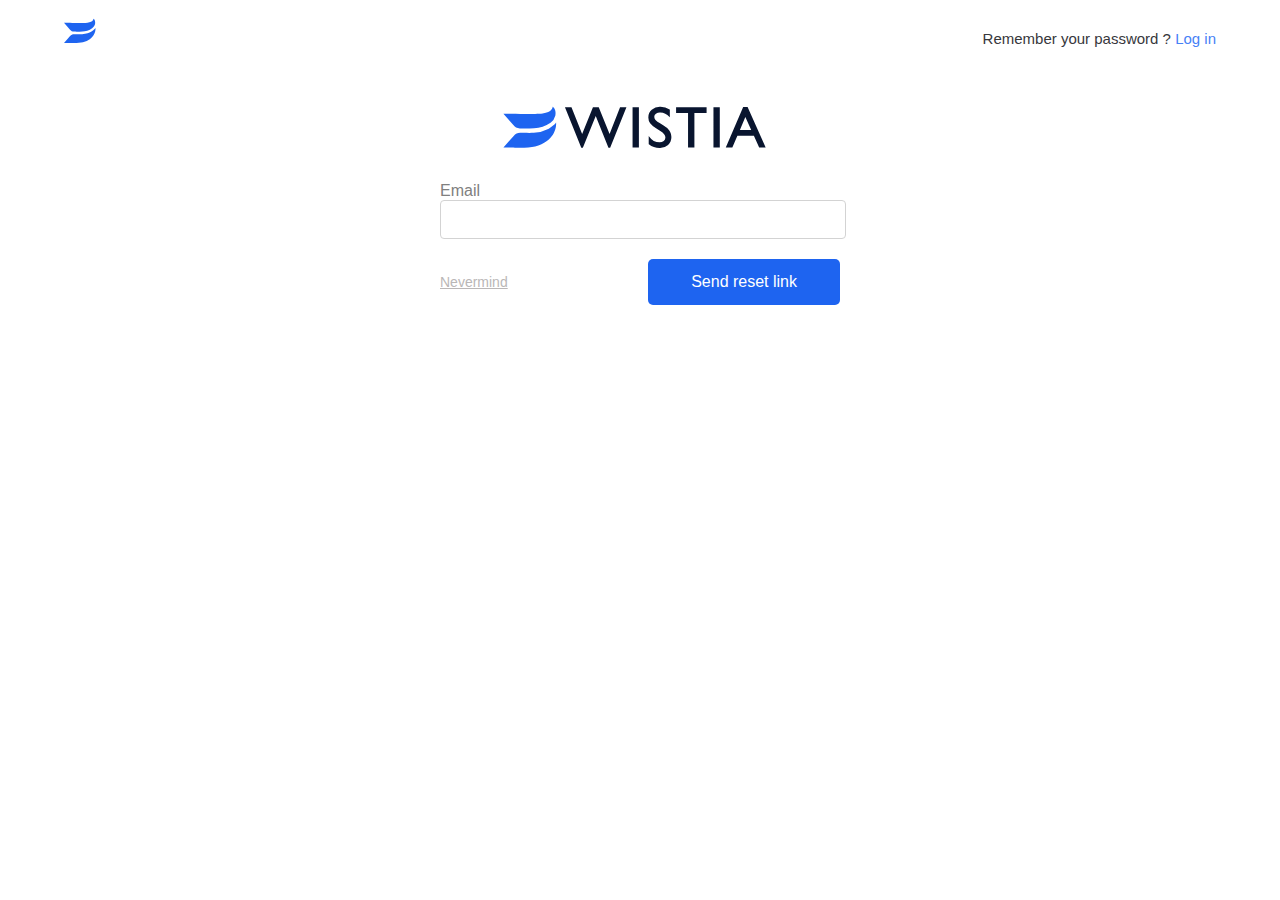
<file: password.html>
<!DOCTYPE html>
<html lang="en">
<head>
    <meta charset="UTF-8">
    <meta name="viewport" content="width=device-width, initial-scale=1.0">
    <title>Password-reset</title>
    <style>
        body{
            margin: 0;
            font-family:'Trebuchet MS', 'Lucida Sans Unicode', 'Lucida Grande', 'Lucida Sans', Arial, sans-serif;
        }
        .container
        {
           width: 90vw; 
           margin: 0 auto;
         
        }
        .navigation{
            display: flex;
           justify-content: space-between;
           margin-top: 15px;
        }
        .container svg{
            /* margin-right: -50px; */
            color: #1e64f0;
            width: 2rem;
            height: 2rem;
        }
        .form{
            margin: 10px auto;
            width: 400px;
        }
        .nevermind{
            display: flex;
            align-items: center;
            margin: 0 auto;
            justify-content: space-between;
            margin-top: 20px;
        }
       .nevermind a:hover {
            color: #4781f6;
        }
        .nevermind a{
            color: rgb(186, 183, 183);
            text-decoration: underline;
            font-size: 14px;
        }
        .reset-btn{
            padding: 14px 43px;
            font-size: 16px;
            background-color: #1e64f0;
            color: white;
            border: none;
            border-radius: 5px;
        }
        .reset-btn:hover{
            box-shadow:0 4px #174bd2;
            transform: translateY(-0.25em);
        }
        .input{
            width: 100%;
            height: 35px;
            border:1px solid lightgray;
            border-radius: 4px;
        }
        input[type=email]:focus{
            outline: none;
            border: 1px solid rgb(67, 125, 161);
        }
       
    </style>
</head>
<body>
    <div class="form-popup">
    <div class="container">
        <div class="navigation">
        <svg class="NavLogo" fill="currentColor" height="40px" viewBox="0 0 35 27"><path d=" M29.6295323,14.305275 C33.6127581,11.8044 34.4087258,10.2249 34.4087258, 10.2249 C34.4087258,10.2249 35.8855,21.752775 20.7463065,25.899525 C16.0879194,27.177525 5.58453226,26.5689 3.90453226,26.5689 C2.22566129, 26.5689 0.000338709677,26.558775 0.000338709677,26.558775 L6.42453226, 19.34415 C8.16662903,17.390025 9.05630645,16.98165 10.9982419,16.98165 C12.9311452,16.98165 17.4337258,17.174025 19.8769516,16.9389 C24.4088871,16.50015 27.9337258,15.369525 29.6295323,14.305275 Z "></path><path d=" M10.931629,14.1339375 C12.8701774,14.2644375 17.1413065,14.2171875 20.0395323,13.9978125 C23.2053387,13.7570625 27.7214677,12.7254375 30.7721129,10.3719375 C32.3358226,9.1648125 33.6974355,7.4874375 34.0022742,5.6413125 C34.7327581,1.2166875 32.2251774,0.0005625 32.2251774,0.0005625 C32.2251774,0.0005625 32.3313065,3.6005625 25.6846935,4.3655625 C19.7877581,5.0439375 0.000338709677,4.5343125 0.000338709677,4.5343125 L6.36017742,11.7995625 C8.08308065,13.7705625 8.99759677,13.9978125 10.931629,14.1339375 "></path></svg>
       <p style="color: #37373c; font-size: 15px; font-weight: normal;">Remember your password ?
    
        <a href="/login.html" style="text-decoration: none; color: #4781f6;">Log in</a></div>
    </p>
       <div class="form" style=" text-align: center;"  >
           <form action="">
               <img src="images/wristlia logo.svg" height="100px" width="300px" alt="">
               <div>
               <label for="" style="color: grey; margin-right: 380px;">Email</label></div>
               <input type="email"  class="input" required>
                <div class="nevermind">
               <a href="/login.html">Nevermind</a>
               <button type="reset" type="submit" class="reset-btn" >Send reset link</button></div></div>
            </div>
        </form></div>
</body>
</html>
</file>
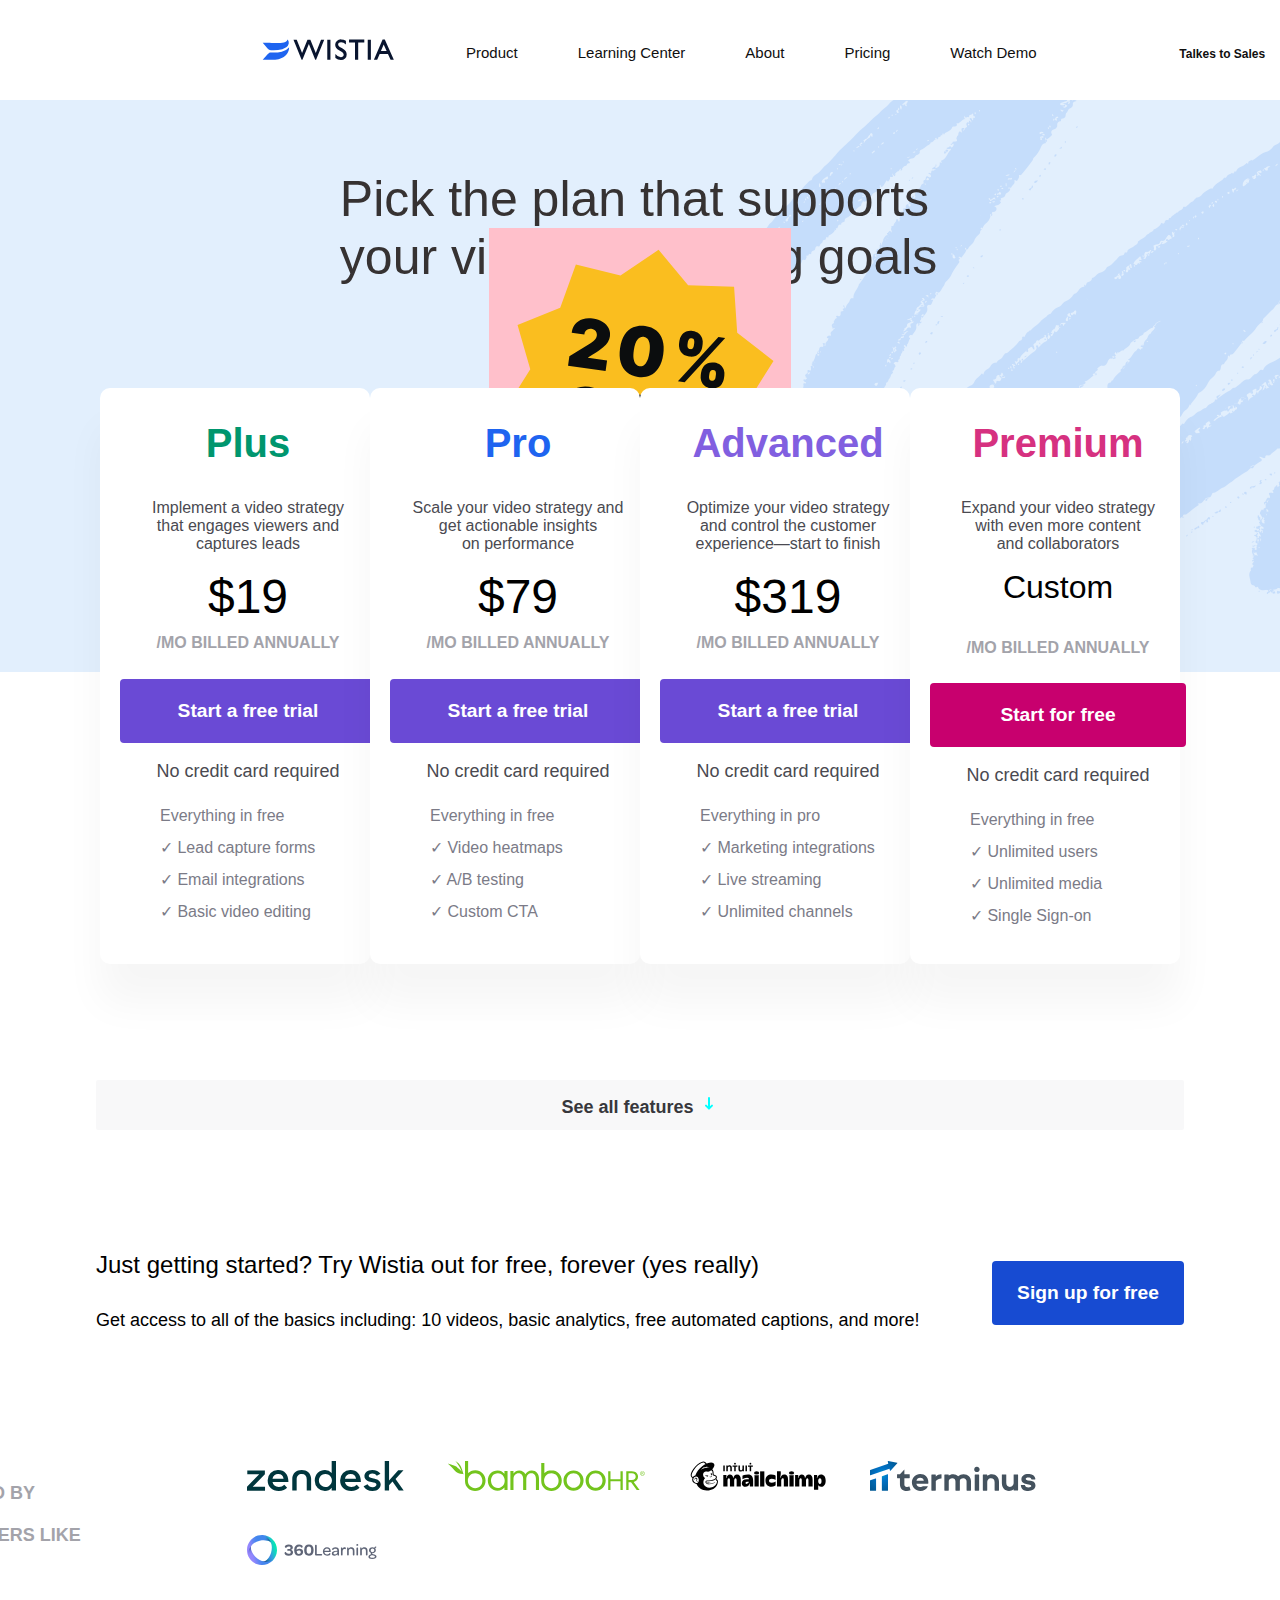
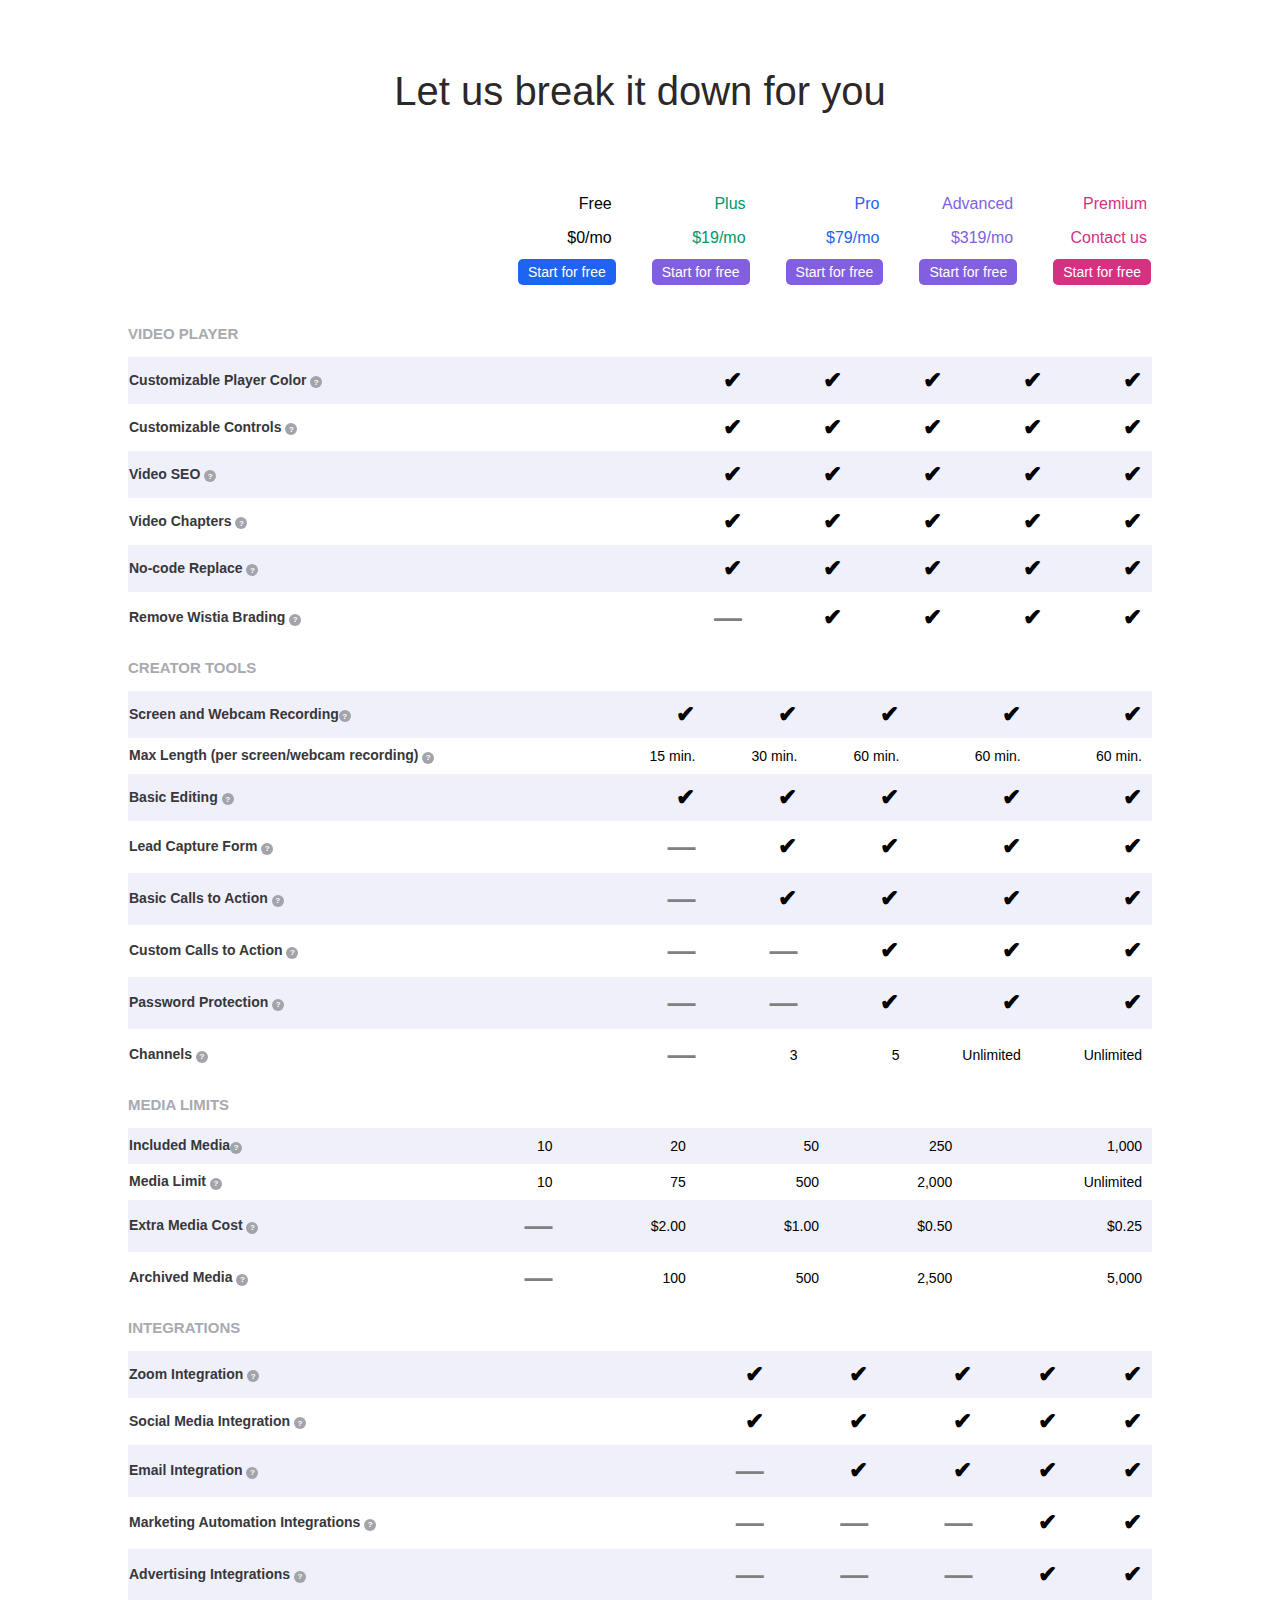
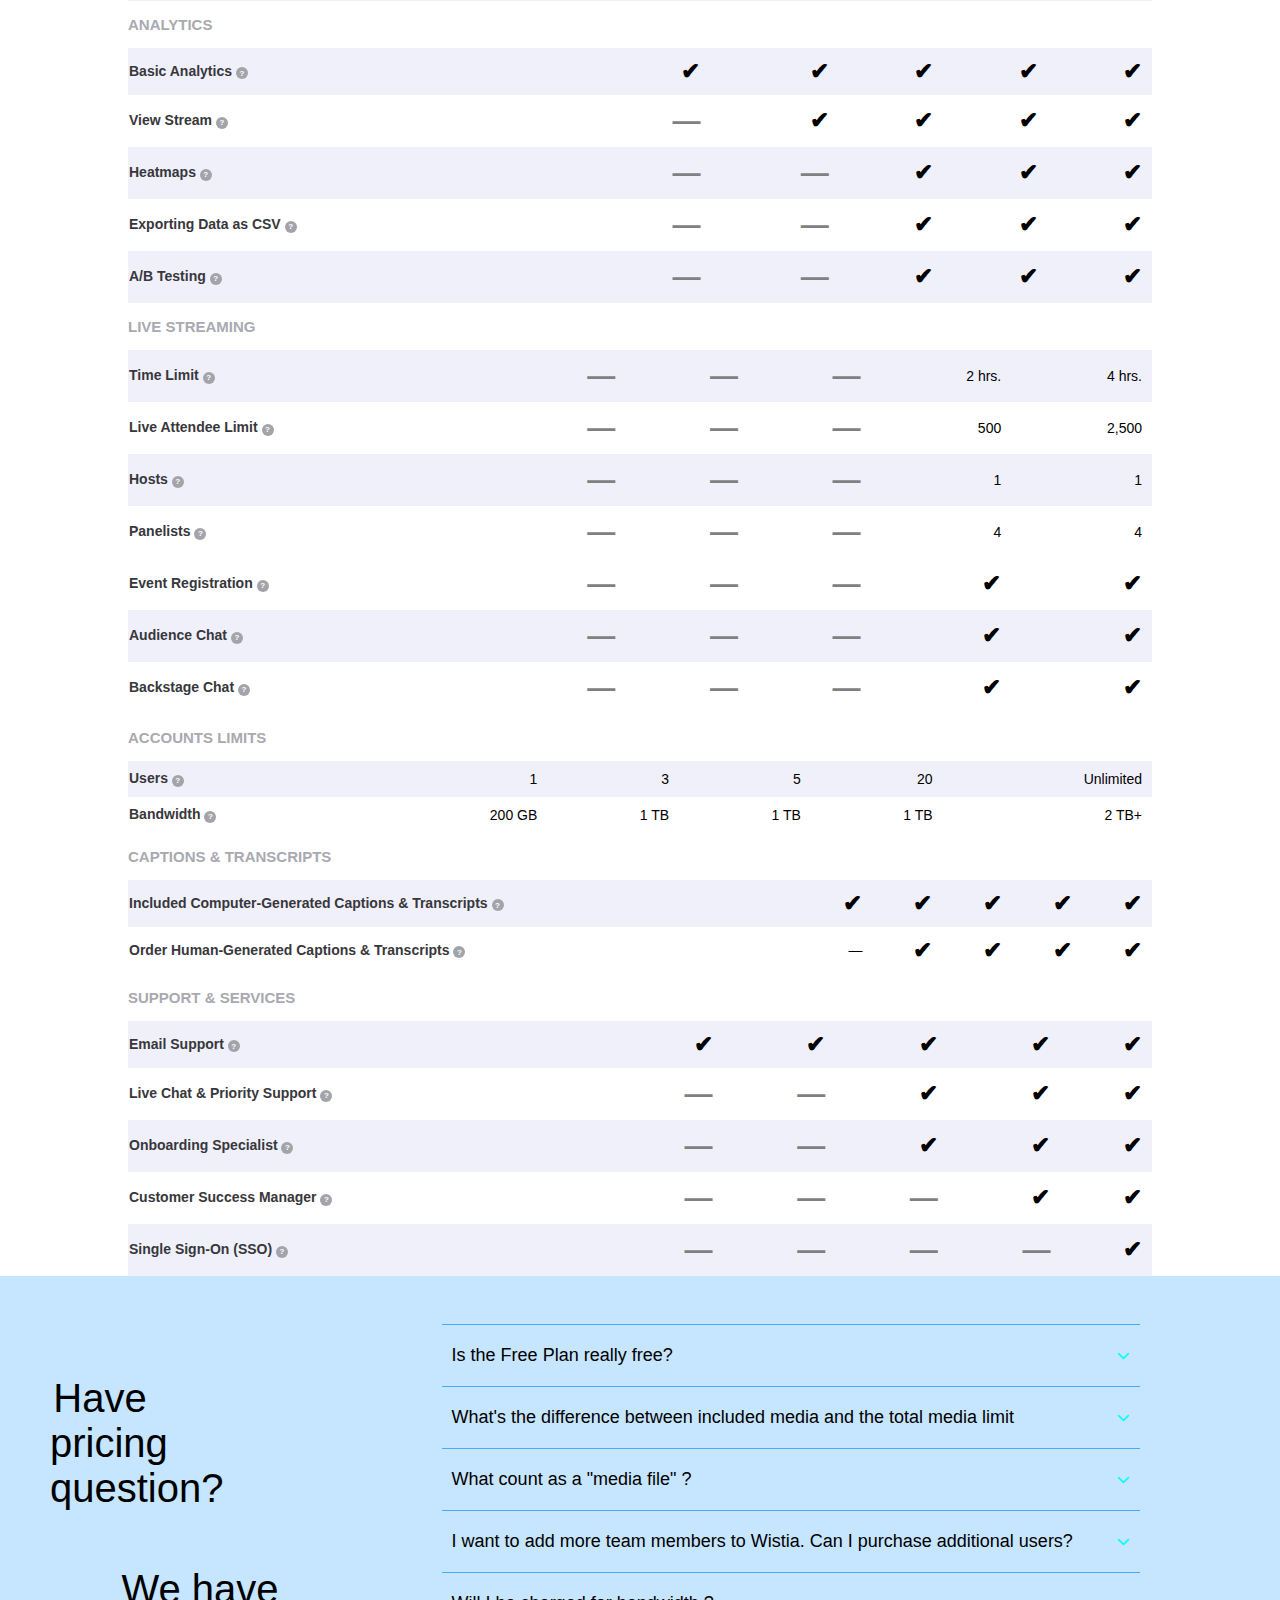
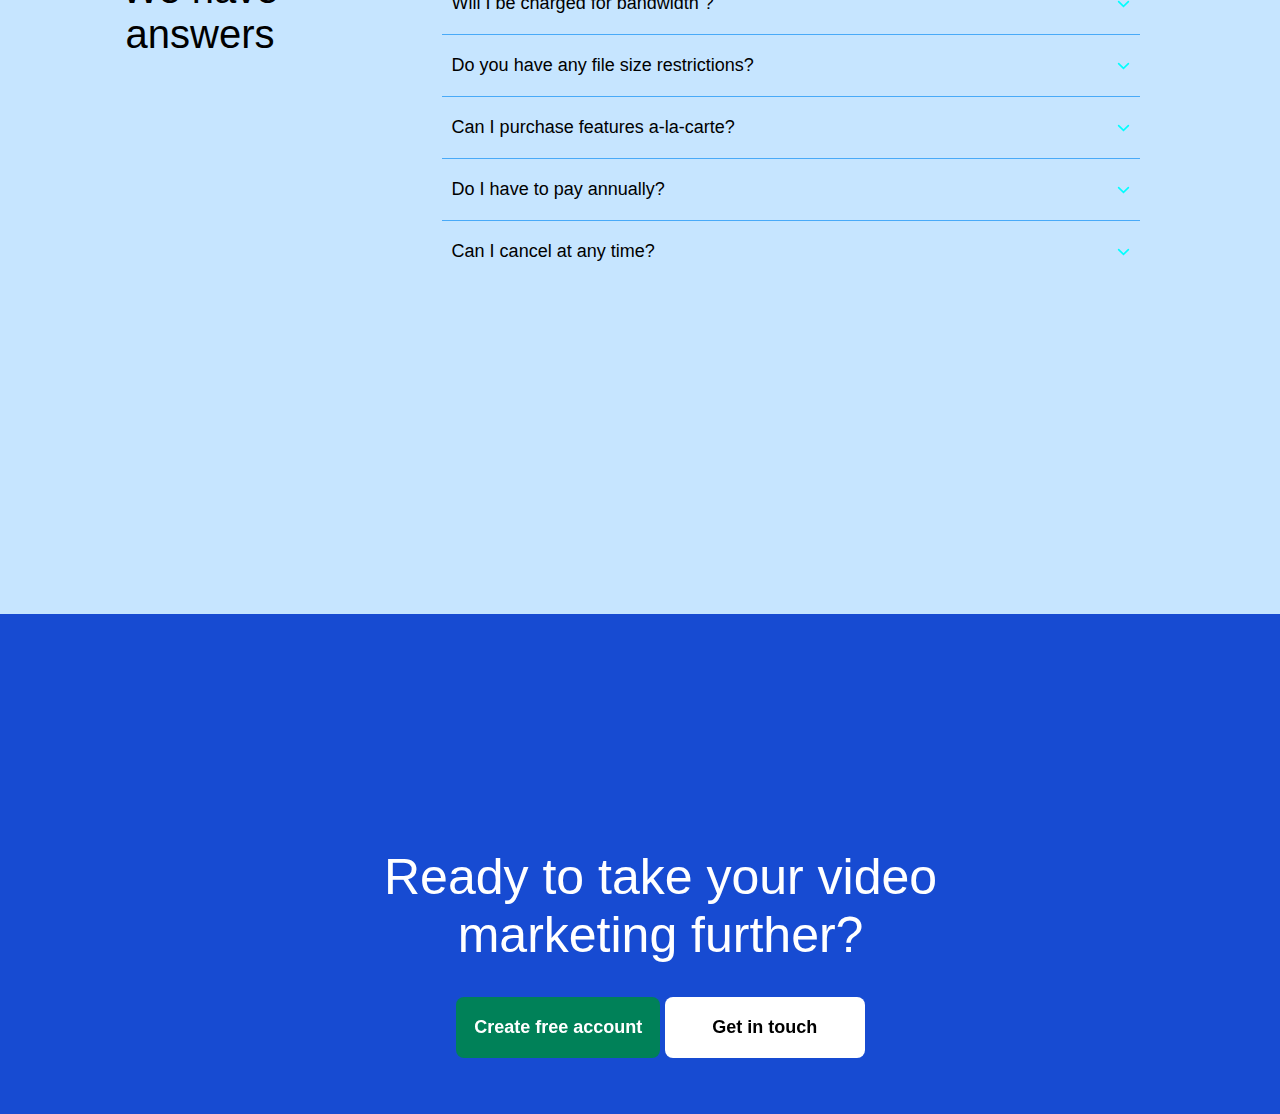
<file: plans.html>
<!DOCTYPE html>
<html lang="en">
<head>
    <meta charset="UTF-8">
    <meta name="viewport" content="width=device-width, initial-scale=1.0">
    <title>Wistia's pricing plans|Explore plans</title>
    <link rel="stylesheet" href="plan.css">
    <link rel="stylesheet" href="script.js">
</head>
<style>
 .grey-dash{
  color: grey;
  font-size: 28px;
 }
 .min{
  font-size: 14px;
  font-weight: normal;
 }
 .lo-gin:hover{

   box-shadow:0 4px #e8eaef;
   transform: translateY(-0.25em);
  }
  .btn-hover:hover{
    box-shadow:0 4px #174bd2;
   transform: translateY(-0.25em);
  }
  .trail-btn:hover{
    box-shadow:0 4px rgb(106, 74, 213);
   transform: translateY(-0.25em);
  }
.pink-btn:hover{
  box-shadow:0 4px rgb(214, 49, 128);
   transform: translateY(-0.25em);
}
#hover-effect:hover{
  box-shadow:0 4px rgb(106, 74, 213);
   transform: translateY(-0.25em);
}
#pink-hover:hover{
  box-shadow: 0  4px rgb(214, 49, 128);
  transform: translateY(-0.25em);
}
#blue-hover:hover{
  box-shadow: 0 4px #174bd2;
  transform: translateY(-0.25em);
}
.sales-hover:hover{
  box-shadow: 0 4px white;
  transform: translateY(-0.25em);
}
</style>
<body>

    <div class="sticky-nav">
        <div class="container">
            <img src="images/wristlia logo.svg" alt="" height="100px" width="150px">
            <nav>
                <ul class="product">
                    <li class="">Product</li>
                    <select name="" id="" class="select">
                        <option value="">Features  </option>
                        <option value="">Pricing</option>
                        <option value="">Integrations</option>
                    </select>
                    <nobr>
    
                        <li>Learning Center</li>  </nobr>
                        <li>About</li>
                        <li>Pricing</li>
                      <nobr>
    
                          <li>Watch Demo</li>
                      </nobr>  
                  
                </ul>
    
            </nav>
            <div class="right-nav">
                <nobr>
    
                    <h3 class="sales-hover">Talkes to Sales</h3>
                </nobr>
    
                <a href="login.html"><input type="login" placeholder="Login" class="lo-gin"></a>
                <nobr><button  class="btn-hover">Get Started</button></nobr>
            </div>
        </div>
    
        
        
        <div class="plan-option">
            <img src="images/Home_-_Background_Image_2x.png" alt="">
            <div class="tag">
                <h1>Pick the plan that supports your video marketing goals</h1>
                <div class="togglebtn">
                  <div class="toggle-switch">
                    <img src="images/20% off.svg" alt="">
                    <div class="annual">Annually</div>
                    <div class="month">Monthly</div></div>
                  </div>
            </div>
            
        </div>
    
    <div class="start">
        <div class="plan-wrap"> 
            <div class="card">
                <div class="card-element">
                    <h2 style="color:rgb(0, 150, 110); font-size: 40px;">Plus</h2>
                    <p style="color: rgb(74, 74, 81); margin: 0px auto;">Implement a video strategy<br> that engages viewers and <br>captures leads</p>
                    <p class="p-cost">$19</p>
                    <h5 class="billing">/MO BILLED ANNUALLY</h5>
                    <button class="trail-btn">Start a free trial</button>
                    <p style="font-size: 18px; color: rgb(74, 74, 81); ">No credit card required</p>
                    <ul style="list-style-type:none ;" class="card-li">Everything in free
                        <li>✓ Lead capture forms</li>
                        <li>✓ Email integrations</li>
                        <li>✓ Basic video editing</li>
                    </ul>
                </div>
             </div>
        
             <div class="card">
                <div class="card-element">
                    <h2 style="color:rgb(30, 100, 240); font-size: 40px;">Pro</h2>
                    <p style="color: rgb(74, 74, 81); margin: 0px auto;">Scale your video strategy and <br>get actionable insights <br> on performance</p>
                    <p class="p-cost">$79</p>
                    <h5 class="billing">/MO BILLED ANNUALLY</h5>
                    <button class="trail-btn">Start a free trial</button>
                    <p style="font-size: 18px; color: rgb(74, 74, 81); ">No credit card required</p>
                    <ul style="list-style-type:none ;" class="card-li">Everything in free
                        <li>✓ Video heatmaps</li>
                        <li>✓ A/B testing
                          <li> ✓ Custom CTA</li>
                    </ul>
                </div>
             </div>
    
             <div class="card">
                <div class="card-element">
                    <h2 style="color:rgb(129, 95, 224); font-size: 40px;">Advanced</h2>
                    <p style="color: rgb(74, 74, 81); margin:0px auto;">Optimize your video strategy <br>and control the customer <br>experience—start to finish</p>
                    <p class="p-cost" style="text-align: center;">$319</p>
                    <h5 class="billing">/MO BILLED ANNUALLY</h5>
                    <button class="trail-btn">Start a free trial</button>
                    <p style="font-size: 18px; color: rgb(74, 74, 81); ">No credit card required</p>
                    <ul style="list-style-type:none ;" class="card-li">Everything in pro
                    <li>✓ Marketing integrations</li>
                      <li>  ✓ Live streaming</li>
                       <li>✓ Unlimited channels</li>
                    </ul>
                </div>
             </div>
    
    
                  <div class="card">
                <div class="card-element">
                    <h2 style="color:rgb(214, 49, 128); font-size: 40px;" >Premium</h2>
                    <p style="color: rgb(74, 74, 81); margin: 0px auto;">Expand your video strategy <br>with even more content<br> and collaborators</p>
                    <p class="p-cost" style="font-size: 2rem;">Custom</p>
                    <h5 class="billing" style="margin-top:19px;">/MO BILLED ANNUALLY</h5>
                    <button class="pink-btn">Start for free</button>
                    <p style="font-size: 18px; color: rgb(74, 74, 81); ">No credit card required</p>
                    <ul style="list-style-type:none ;" class="card-li">Everything in free
                        <li>✓ Unlimited users</li>
                        <li>✓ Unlimited media</li>
                        <li>✓ Single Sign-on</li>
                    </ul>
                </div>
             </div>
        </div>
    
        <div class="features">
            <a href="">See all features
                <svg class="Icon IconArrowRight" role="presentation" width="20" fill="currentColor" viewBox="0 0 34 34"><path d="M21.391 23.8c-.435 0-.87-.166-1.202-.498a1.697 1.697 0 010-2.403l2.198-2.199H8.5a1.7 1.7 0 110-3.4h13.887l-2.198-2.198a1.697 1.697 0 010-2.403 1.698 1.698 0 012.404 0l5.1 5.1a1.697 1.697 0 010 2.403l-5.1 5.1a1.693 1.693 0 01-1.202.498" fill="currentColor" fill-rule="evenodd"></path></svg></a>
        </div>

        <div class="simple">
            <div>
                <h3>Just getting started? Try Wistia out for free, forever (yes really)</h3>
                <h5>Get access to all of the basics including: 10 videos, basic analytics, free automated captions, and more!</h5>
                
            </div>
            <button class="trail-btn free">Sign up for free</button>
        </div>

        <div class="icon-img">
            <h5>TRUSTED BY 375,000<br> CUSTOMERS LIKE</h5>
            <div>
                <svg aria-label="Zendesk" height="30" role="img" viewBox="0 0 221.51 42.41"><g><g><path d="M147.32 36.63a11.09 11.09 0 0 0 7.9-3.07l3.92 4.22c-2.59 2.66-6.17 4.63-11.75 4.63-9.56 0-15.73-6.34-15.73-14.92A14.63 14.63 0 0 1 146 12.57h.53c9.49 0 14.87 7.22 14.4 17.24h-22.46c.8 4.16 3.72 6.81 8.83 6.81M154.14 25c-.6-3.88-2.92-6.74-7.57-6.74a7.71 7.71 0 0 0-8.1 6.74ZM0 36.32l17.27-17.54H.41v-5.5h24.86v5.62L8 36.43h17.5v5.51H0v-5.62zM44.89 36.63a11.09 11.09 0 0 0 7.9-3.07l3.92 4.22c-2.59 2.66-6.17 4.63-11.75 4.63-9.56 0-15.73-6.34-15.73-14.92a14.63 14.63 0 0 1 14.34-14.92h.53c9.49 0 14.87 7.22 14.4 17.24H36.06c.8 4.16 3.72 6.81 8.83 6.81M51.73 25c-.6-3.88-2.92-6.74-7.57-6.74a7.71 7.71 0 0 0-8.1 6.74ZM95.77 27.52c0-9.17 6.85-14.9 14.39-14.9a12.4 12.4 0 0 1 9.55 4.3V0h6.1v41.84h-6.1v-4a12.26 12.26 0 0 1-9.61 4.53 14.45 14.45 0 0 1-14.34-14.56v-.34m24.29-.06a9.2 9.2 0 1 0 0 .29v-.29M164.88 35.77l5.52-2.87a8.21 8.21 0 0 0 7.37 4.18c3.45 0 5.24-1.77 5.24-3.78 0-2.29-3.34-2.81-7-3.55-4.89-1-10-2.64-10-8.54 0-4.53 4.31-8.71 11.11-8.66 5.35 0 9.32 2.12 11.57 5.56l-5.12 2.81a7.44 7.44 0 0 0-6.45-3.27c-3.28 0-5 1.61-5 3.44 0 2.06 2.65 2.64 6.79 3.55 4.72 1 10.07 2.58 10.07 8.54 0 4-3.45 9.29-11.63 9.23-6 0-10.19-2.41-12.6-6.65M205.68 29.12l-4.84 5.28v7.45h-6.1V0h6.1v27.4l12.95-14.21h7.43l-11.23 12.27 11.52 16.39h-6.91l-8.92-12.73zM77.32 12.61c-7.25 0-13.32 4.7-13.32 12.5v16.73h6.22v-16c0-4.7 2.7-7.51 7.31-7.51s6.91 2.81 6.91 7.51v16h6.22V25.11c0-7.8-6.07-12.5-13.32-12.5" fill="#00363d"></path></g></g></svg>
                <svg aria-label="BambooHR" height="30" viewBox="0 0 739.36 112.79" role="img"><path d="m734.23 46.23c-.49.41-1.09.65-1.81.72l2.77 4.3h-1.61l-2.63-4.19h-1.59v4.19h-1.5v-9.74h3.74c1.15 0 2 .23 2.55.69s.83 1.16.83 2.09c0 .88-.24 1.52-.73 1.93zm-3.32-.39c.34 0 .66-.01.96-.03s.57-.08.81-.19.42-.26.56-.48c.14-.21.21-.52.21-.9 0-.33-.06-.59-.19-.78-.12-.19-.29-.34-.48-.44-.2-.11-.43-.18-.69-.21-.26-.04-.51-.06-.76-.06h-1.99v3.1h1.57zm7.78-2.76c.44 1.01.66 2.1.66 3.27s-.22 2.31-.66 3.33-1.04 1.9-1.79 2.65-1.63 1.33-2.63 1.75c-1 .41-2.07.62-3.21.62s-2.21-.21-3.22-.62c-1.01-.42-1.89-1-2.65-1.75s-1.36-1.63-1.8-2.65-.66-2.13-.66-3.33.22-2.26.66-3.27 1.04-1.89 1.8-2.63 1.64-1.32 2.65-1.75c1.01-.42 2.08-.63 3.22-.63s2.2.21 3.21.63c1 .42 1.88 1.01 2.63 1.75.75.75 1.35 1.62 1.79 2.63zm-1.36 6.11c.34-.87.52-1.81.52-2.84s-.17-1.92-.52-2.78-.83-1.61-1.44-2.24-1.33-1.13-2.15-1.49c-.83-.37-1.72-.55-2.68-.55s-1.87.18-2.71.55c-.83.36-1.56.86-2.17 1.49s-1.09 1.38-1.44 2.24-.52 1.79-.52 2.78.17 1.97.52 2.84.83 1.63 1.44 2.26c.61.64 1.33 1.14 2.17 1.5.83.36 1.74.55 2.71.55s1.85-.18 2.68-.55c.83-.36 1.54-.87 2.15-1.5.61-.64 1.09-1.39 1.44-2.26zm-696.97-40.11c8.78 9.34 9.7 14.55 12.81 23.61l5.22 17.23s-5.15-.98-9.36-1.62c-4.89-.75-7.06-1.48-13.28-4.03-6.22-2.56-11.85-8.8-17.36-15.77-5.52-6.96-18.39-17.91-18.39-17.91s3.98.26 8.02 1.28c3.31.83 11.92 3.65 20.8 8.3 1.97 1.03 3.06 1.7 5 2.91 2.95 1.84 6.06 4.58 9.04 7.62 3.49 3.57 6.55 6.44 9.17 9.64-2.84-5.28-10.22-24.28-24.64-39.96-1.41-1.54 9.96 5.51 12.97 8.71zm349.39 25.58c20.45 0 38.12 17.79 38.12 38.49 0 22.29-16.93 39.64-39.3 39.64-20.31 0-38-14.42-38-37.57v-68.14h11.76v38.88l1.4-1.48c5.12-5.12 12.42-9.82 26.03-9.82zm-1.18 67.33c16.68 0 27.28-11.96 27.28-27.74 0-14.5-10.01-28.35-27.01-28.35s-27.54 12.91-27.54 28.64 12.5 27.45 27.27 27.45zm-285.45-67.33c20.46 0 38.12 17.79 38.12 38.49 0 22.29-16.93 39.64-39.3 39.64-20.3 0-38-14.42-38-37.57v-75.22h11.76v45.96l1.4-1.48c5.12-5.12 12.41-9.82 26.03-9.82zm-1.18 67.33c16.68 0 27.28-11.96 27.28-27.74 0-14.5-10.01-28.35-27.01-28.35s-27.54 12.91-27.54 28.64 12.5 27.45 27.27 27.45zm612.62-43.06c0 10.12-7.46 17.94-16.35 19.72l22.26 30.56h-10.88l-21.31-29.73h-9.43v29.73h-8.6v-71.14h20.4c17.59 0 23.91 11.06 23.91 20.86zm-35.72 12.62h12.83c9.33 0 13.99-5.73 13.99-12.62 0-8.34-4.97-12.93-14.09-12.93h-12.73zm-30.33-3.13v-30.35h8.59v71.14h-8.59v-32.86h-37.56v32.86h-8.59v-71.14h8.59v30.35zm-93.34-32.98c22.05 0 37.87 16.39 37.87 37.99s-15.98 38.3-37.87 38.3-37.86-16.7-37.86-38.3 16.57-37.99 37.86-37.99zm0 65.56c14.94 0 25.74-11.92 25.74-27.57s-10.2-27.42-25.74-27.42-25.73 11.62-25.73 27.42 12.13 27.57 25.73 27.57zm-83.2-65.56c22.03 0 37.86 16.39 37.86 37.99s-15.97 38.3-37.86 38.3-37.87-16.7-37.87-38.3 16.57-37.99 37.87-37.99zm0 65.56c14.93 0 25.73-11.92 25.73-27.57s-10.2-27.42-25.73-27.42-25.74 11.62-25.74 27.42 12.13 27.57 25.74 27.57zm-156.78-65.56c15.97 0 27.07 11.17 27.07 32.19v41.57h-11.69v-42.48c0-11.02-5.02-20.71-17.01-20.71-9.91 0-19.23 7.15-19.23 23.55v39.64h-11.83v-42.48c0-11.77-6.36-20.71-16.86-20.71-11.84 0-19.38 8.64-19.38 23.55v39.64h-11.69v-71.38h11.69v8.94h.3c4.73-6.4 11.97-11.32 21.15-11.32 11.09 0 20.11 6.4 23.08 14.75 3.55-7.16 12.13-14.75 24.41-14.75zm-102.98 12.66v-10.28h11.68v71.38h-11.68v-9.54h-.3c-5.18 6.26-13.9 12.07-25.89 12.07-19.22 0-36.38-15.05-36.38-38.3s15.97-37.99 37.13-37.99c12.87 0 20.4 6.85 25.29 12.66zm-24.56 53.21c13.32 0 25.59-11.33 25.59-27.42 0-16.99-11.39-28.16-25.3-28.16-17.75 0-26.18 14.01-26.18 27.71s8.43 27.87 25.89 27.87z" fill="#73c41d" fill-rule="evenodd"></path></svg>
                <svg aria-label="Intuit Mailchimp" height="30" viewBox="0 0 1000 220" role="img" fill="black"><path d="m344.14 99.84c-13.65 0-20.4 10.74-23.5 17.67-1.73 3.87-2.21 6.93-3.62 6.93-1.98 0-.56-2.66-2.18-8.55-2.13-7.76-8.55-16.04-22.19-16.04-14.34 0-20.48 12.12-23.39 18.77-1.99 4.55-1.99 5.82-3.52 5.82-2.22 0-.38-3.61.62-7.86 1.97-8.37.47-14.76.47-14.76h-22.73v85.48h31.03v-42.53c0-8.39 3.51-19.03 9.52-19.03 6.95 0 8.34 5.34 8.34 15.22v46.36h31.15v-42.55c0-7.47 3.05-19.03 9.57-19.03 7.05 0 8.29 7.5 8.29 15.22v46.34h30.59v-50.26c0-22.31-7.86-37.18-28.45-37.18z"></path><path d="m870.79 99.84c-13.65 0-20.4 10.74-23.5 17.67-1.73 3.87-2.21 6.93-3.62 6.93-1.98 0-.65-3.38-2.18-8.55-2.27-7.72-7.93-16.04-22.19-16.04s-20.48 12.12-23.39 18.77c-1.99 4.55-1.99 5.82-3.52 5.82-2.22 0-.38-3.61.62-7.86 1.97-8.37.47-14.76.47-14.76h-22.73v85.48h31.03v-42.53c0-8.39 3.51-19.03 9.52-19.03 6.95 0 8.34 5.34 8.34 15.22v46.36h31.15v-42.55c0-7.47 3.05-19.03 9.57-19.03 7.05 0 8.29 7.5 8.29 15.22v46.34h30.59v-50.26c0-22.31-7.86-37.18-28.45-37.18z"></path><path d="m425.58 99.86c-23.77 0-40.82 8.74-40.82 8.74v25.69s18.83-10.83 34.11-10.83c12.2 0 13.69 6.58 13.14 12.04 0 0-3.52-.93-14.25-.93-25.29 0-38.05 11.49-38.05 29.92 0 17.48 14.35 24.79 26.44 24.79 17.64 0 25.39-11.85 27.78-17.48 1.65-3.9 1.95-6.53 3.44-6.53 1.69 0 1.12 1.89 1.04 5.77-.14 6.8.18 11.94 1.26 16.27h23.39v-42.07c0-26.26-9.29-45.38-37.45-45.38zm-7.55 67.45c-7.42 1.71-11.27-.57-11.27-5.49 0-6.74 6.97-9.43 16.91-9.43 4.39 0 8.51.38 8.51.38 0 2.88-6.26 12.72-14.16 14.55z"></path><path d="m514.14 75.93h31.03v111.37h-31.03z"></path><path d="m579.32 144.57c0-7.69 7.14-14.68 20.25-14.68 14.28 0 25.77 6.88 28.35 8.44v-29.73s-9.07-8.74-31.38-8.74c-23.51 0-43.1 13.76-43.1 43.38s17.77 46.04 43.03 46.04c19.73 0 31.5-10.84 31.5-10.84v-28.24c-3.72 2.08-14.09 9.28-28.25 9.28-15 0-20.39-6.9-20.39-14.91z"></path><path d="m690.77 99.86c-17.96 0-24.79 17.02-26.17 19.98s-2.06 4.66-3.19 4.62c-1.96-.06-.59-3.63.17-5.94 1.44-4.36 4.51-15.8 4.51-29.86 0-9.54-1.29-12.73-1.29-12.73h-26.79v111.37h31.03v-42.53c0-6.93 2.76-19.03 10.58-19.03 6.47 0 8.5 4.8 8.5 14.46v47.1h31.03v-45.24c0-21.94-3.64-42.2-28.38-42.2z"></path><path d="m729.23 101.93v85.38h31.03v-85.38s-5.22 3.05-15.48 3.05-15.55-3.05-15.55-3.05z"></path><ellipse cx="744.65" cy="87.46" rx="18.99" ry="12.4"></ellipse><path d="m473.07 101.93v85.38h31.03v-85.38s-5.22 3.05-15.48 3.05-15.55-3.05-15.55-3.05z"></path><ellipse cx="488.49" cy="87.46" rx="18.99" ry="12.4"></ellipse><path d="m960.89 99.84c-15.95 0-23.26 11.96-26.44 18.77-2.1 4.5-1.99 5.82-3.52 5.82-2.22 0-.38-3.61.62-7.86 1.97-8.37.47-14.76.47-14.76h-22.73v109.08h31.03v-34.58c3.67 6.23 10.47 12.88 20.96 12.88 22.44 0 33.73-18.98 33.73-44.63 0-29.07-13.52-44.72-34.11-44.72zm-8.52 69.09c-7.12 0-12.35-9.02-12.35-21.6s5.38-21.59 12.11-21.59c8.63 0 12.32 7.92 12.32 21.59s-3.39 21.6-12.07 21.6z"></path><path d="m155.57 104.17c1.55-.19 3.04-.19 4.4 0 .79-1.81.93-4.94.22-8.34-1.06-5.06-2.49-8.12-5.44-7.64s-3.06 4.14-2.01 9.2c.59 2.84 1.65 5.28 2.83 6.78z"></path><path d="m130.21 108.17c2.11.93 3.41 1.54 3.92 1.01.33-.34.23-.97-.28-1.8-1.04-1.7-3.19-3.43-5.47-4.4-4.66-2-10.21-1.34-14.49 1.74-1.41 1.04-2.76 2.47-2.56 3.34.06.28.27.49.77.56 1.17.13 5.24-1.93 9.93-2.21 3.31-.2 6.06.83 8.17 1.76z"></path><path d="m125.96 110.59c-2.75.43-4.27 1.34-5.25 2.19-.83.73-1.35 1.53-1.34 2.1 0 .27.12.42.21.5.13.11.27.17.45.17.62 0 2.01-.56 2.01-.56 3.83-1.37 6.36-1.21 8.86-.92 1.38.16 2.04.24 2.34-.23.09-.14.2-.43-.08-.88-.65-1.05-3.43-2.81-7.22-2.36z"></path><path d="m147.01 119.5c1.87.92 3.93.56 4.6-.81.67-1.36-.3-3.21-2.17-4.13s-3.93-.56-4.6.81c-.67 1.36.3 3.21 2.17 4.13z"></path><path d="m159.03 109c-1.52-.03-2.78 1.64-2.81 3.72-.04 2.08 1.17 3.79 2.69 3.82s2.78-1.64 2.81-3.72c.04-2.08-1.17-3.79-2.69-3.82z"></path><path d="m57.02 146.55c-.38-.47-1-.33-1.6-.19-.42.1-.9.21-1.42.2-1.12-.02-2.06-.5-2.59-1.31-.69-1.06-.65-2.65.11-4.46.1-.24.22-.52.36-.81 1.22-2.73 3.26-7.31.97-11.66-1.72-3.28-4.53-5.32-7.91-5.75-3.24-.41-6.58.79-8.71 3.14-3.36 3.71-3.88 8.75-3.24 10.53.24.65.61.83.88.87.57.08 1.42-.34 1.95-1.76.04-.1.09-.26.15-.46.24-.75.68-2.16 1.39-3.28.87-1.36 2.22-2.29 3.81-2.63 1.62-.35 3.27-.04 4.65.87 2.35 1.54 3.26 4.42 2.25 7.18-.52 1.42-1.36 4.14-1.18 6.38.38 4.53 3.16 6.34 5.66 6.54 2.43.09 4.13-1.27 4.56-2.27.25-.59.04-.95-.1-1.1z"></path><path d="m197.35 138.28c-.09-.33-.7-2.53-1.52-5.19-.83-2.66-1.69-4.53-1.69-4.53 3.32-4.97 3.38-9.42 2.94-11.94-.47-3.12-1.77-5.79-4.39-8.54s-7.98-5.57-15.51-7.68c-.86-.24-3.7-1.02-3.95-1.1-.02-.16-.21-9.32-.38-13.25-.12-2.84-.37-7.28-1.74-11.65-1.64-5.91-4.5-11.09-8.06-14.4 9.84-10.2 15.99-21.44 15.97-31.09-.03-18.54-22.8-24.15-50.87-12.53-.03.01-5.9 2.5-5.95 2.52-.03-.03-10.75-10.55-10.91-10.69-32.01-27.89-132.05 83.31-100.06 110.32l6.99 5.92c-1.81 4.7-2.53 10.08-1.94 15.87.75 7.43 4.58 14.56 10.8 20.06 5.9 5.23 13.66 8.53 21.18 8.53 12.45 28.68 40.89 46.28 74.23 47.27 35.77 1.06 65.8-15.72 78.38-45.87.82-2.12 4.32-11.65 4.32-20.07s-4.78-11.96-7.83-11.96zm-146.35 22.58c-1.09.19-2.2.26-3.31.23-10.8-.29-22.47-10.02-23.63-21.55-1.28-12.75 5.23-22.56 16.77-24.89 1.38-.28 3.05-.44 4.84-.35 6.46.35 15.99 5.32 18.16 19.39 1.93 12.47-1.13 25.16-12.82 27.16zm-12.07-53.83c-7.18 1.4-13.51 5.47-17.38 11.09-2.31-1.93-6.62-5.66-7.38-7.12-6.18-11.73 6.74-34.54 15.77-47.42 22.31-31.85 57.25-55.94 73.42-51.57 2.63.74 11.34 10.84 11.34 10.84s-16.17 8.97-31.16 21.47c-20.2 15.55-35.46 38.16-44.6 62.69zm113.4 49.07c.23-.1.4-.37.37-.63-.03-.33-.33-.57-.65-.53 0 0-16.92 2.51-32.91-3.35 1.74-5.66 6.37-3.62 13.37-3.05 12.62.75 23.92-1.09 32.28-3.49 7.24-2.08 16.75-6.18 24.14-12 2.49 5.47 3.37 11.5 3.37 11.5s1.93-.35 3.54.65c1.52.94 2.64 2.89 1.88 7.92-1.55 9.41-5.55 17.05-12.28 24.07-4.09 4.4-9.06 8.24-14.74 11.02-3.02 1.59-6.23 2.96-9.63 4.07-25.34 8.28-51.28-.82-59.65-20.36-.67-1.47-1.23-3.01-1.68-4.62-3.56-12.88-.54-28.33 8.92-38.05.58-.62 1.18-1.35 1.18-2.27 0-.77-.49-1.58-.91-2.15-3.31-4.8-14.77-12.98-12.47-28.8 1.65-11.37 11.59-19.38 20.87-18.9.78.04 1.57.09 2.35.13 4.02.24 7.52.75 10.83.89 5.53.24 10.51-.57 16.41-5.48 1.99-1.66 3.58-3.09 6.28-3.55.28-.05.99-.3 2.4-.23 1.44.08 2.81.47 4.04 1.29 4.73 3.14 5.4 10.76 5.64 16.33.14 3.18.52 10.88.66 13.08.3 5.05 1.63 5.76 4.31 6.65 1.51.5 2.91.87 4.98 1.45 6.26 1.76 9.97 3.54 12.3 5.83 1.39 1.43 2.04 2.95 2.24 4.4.74 5.38-4.18 12.03-17.19 18.07-14.22 6.6-31.48 8.27-43.41 6.95-.91-.1-4.17-.47-4.18-.47-9.54-1.28-14.98 11.04-9.25 19.49 3.69 5.44 13.74 8.98 23.79 8.99 23.05 0 40.77-9.84 47.36-18.34.2-.25.22-.28.53-.75.32-.49.06-.76-.35-.48-5.38 3.68-29.3 18.31-54.88 13.91 0 0-3.11-.51-5.95-1.62-2.26-.88-6.97-3.05-7.55-7.89 20.65 6.39 33.65.35 33.65.35zm-72.19-92.66c7.93-9.16 17.69-17.13 26.44-21.6.3-.15.62.17.46.47-.69 1.26-2.03 3.95-2.46 5.99-.07.32.28.56.55.37 5.44-3.71 14.9-7.68 23.21-8.19.36-.02.53.44.25.65-1.26.97-2.64 2.31-3.65 3.66-.17.23-.01.56.28.56 5.83.04 14.05 2.08 19.4 5.09.36.2.1.91-.3.81-8.1-1.86-21.37-3.27-35.15.09-12.3 3-21.69 7.63-28.54 12.62-.35.25-.76-.21-.48-.53z"></path><path d="m329.88 26.53c3.65 0 6.61-2.96 6.61-6.61s-2.96-6.61-6.61-6.61-6.61 2.96-6.61 6.61 2.96 6.61 6.61 6.61zm-53.05 12.76c1.91-4.38 7.11-8.3 13.59-8.3 11.4 0 16.14 8.76 16.14 17.69v27.36h-10.94v-24.26c0-5.2-1.19-11.67-8.21-11.67s-10.21 6.02-10.21 11.86v24.08h-10.94v-43.78h10.39v7.02zm-21.79 36.76h-10.94v-43.78h10.94zm194.69-56.13c0 3.65-2.96 6.61-6.61 6.61s-6.61-2.96-6.61-6.61 2.96-6.61 6.61-6.61 6.61 2.96 6.61 6.61zm-137.59 22.02h12.27v34.11h10.94v-34.11h12.27v-9.7h-35.49v9.7zm62.26 26.26c6.93 0 10.21-6.02 10.21-11.86v-24.08h10.94v43.78h-10.4v-7.02h-.18c-1.91 4.38-7.11 8.3-13.59 8.3-11.4 0-16.14-8.75-16.14-17.69v-27.36h10.94v24.26c0 5.2 1.19 11.67 8.21 11.67zm50.97-35.96v9.7h12.27v34.11h10.94v-34.11h12.27v-9.7h-35.49zm-7.67 43.81h-10.95v-43.78h10.95z" fill-rule="evenodd"></path></svg>
                <svg aria-label="terminus" height="30" clip-rule="evenodd" fill-rule="evenodd" stroke-linejoin="round" stroke-miterlimit="2" viewBox="0 0 2499 453"><radialGradient id="terminus-a" cx="0" cy="0" gradientTransform="matrix(306.129 0 0 -332.571 186.223 201.178)" gradientUnits="userSpaceOnUse" r="1"><stop offset="0" stop-color="#0098ce"></stop><stop offset=".29" stop-color="#0072c6"></stop><stop offset=".58" stop-color="#0065ac"></stop><stop offset="1" stop-color="#00538a"></stop></radialGradient><g fill-rule="nonzero"><path d="m182.917 230.063 81.666-28.333c2.917-.833 5.834.417 6.667 2.917.417.416.417 1.25.417 1.666v237.917c0 2.917-2.5 5.417-5.417 5.417h-81.667c-2.916 0-5.416-2.5-5.416-5.417v-209.583c0-2.084 1.666-4.167 3.75-4.584zm-182.917 66.25v148.334c0 2.916 2.5 5.416 5.417 5.416h80.833c2.917 0 5.417-2.5 5.417-5.416v-175.417c0-2.917-2.5-5.417-5.417-5.417-.417 0-1.25 0-1.667.417l-80.833 26.667c-2.083.833-3.75 2.916-3.75 5.416zm268.75-289.166 6.667 33.333-272.084 94.167c-2.083.833-3.333 2.916-3.333 5v70.833c0 2.917 2.5 5.417 5.417 5.417.416 0 1.25 0 1.666-.417l287.5-99.167 6.25 27.084c.834 2.916 3.334 4.583 6.25 3.75.834-.417 2.084-.834 2.5-1.667l102.5-110.417c2.084-2.083 1.667-5.416-.416-7.5-.834-.833-1.667-1.25-2.5-1.25l-134.584-26.25c-2.916-.416-5.416 1.25-6.25 4.167.417 1.25.417 2.083.417 2.917z" fill="url(#terminus-a)"></path><path d="m873.75 344.23h-168.75c-2.083 0-3.75 1.667-3.75 3.75v.833c5.833 28.334 32.083 47.917 60.833 45 13.334 1.667 27.084-2.5 37.084-11.666 1.25-1.25 2.916-2.084 4.583-2.084h62.083c3.334 0 6.25 2.917 6.25 6.25 0 .834 0 1.667-.416 2.5-18.75 40.417-59.584 63.75-110 63.75-70.834.417-128.334-56.25-129.167-127.083-.417-70 55-127.083 125-128.75 82.083 0 132.083 60.417 122.5 142.083-.417 2.917-3.333 5.417-6.25 5.417zm-172.083-45.417h110.833c-3.333-31.25-23.333-45.416-54.583-45.416-27.5-1.25-51.667 18.333-56.25 45.416zm378.333-91.25c0-3.333-2.917-6.25-6.667-6.25-29.583 0-57.916 11.667-79.583 32.084v-21.667c0-3.333-2.917-6.25-6.25-6.25h-54.167c-3.333 0-6.25 2.917-6.25 6.25v231.25c0 3.333 2.917 6.25 6.25 6.25h54.167c3.333 0 6.25-2.917 6.25-6.25v-140c0-.833.417-1.667.833-2.5 20.834-21.667 49.584-34.583 79.584-35.417 3.333-.416 5.833-2.916 5.833-6.25zm445.833 106.25c0-73.75-46.25-114.166-112.083-114.583-30.417-.833-59.583 10.417-82.083 30.833-20.417-20.833-48.75-32.083-77.917-30.833-23.333-.833-46.667 7.083-64.167 22.5v-10c0-3.333-2.916-6.25-6.25-6.25h-54.166c-3.334 0-6.25 2.917-6.25 6.25v231.25c0 3.333 2.916 6.25 6.25 6.25h54.166c3.334 0 6.25-2.917 6.25-6.25v-140c0-10.833 5-21.25 13.334-28.333 12.083-9.584 27.083-15 42.083-14.584 25.417 0 45.417 12.084 45.417 49.584v133.333c0 3.333 2.916 6.25 6.25 6.25h54.166c3.334 0 6.25-2.917 6.25-6.25v-142.917c-.416-11.25 4.584-22.083 13.75-28.75 11.25-7.5 24.584-11.666 37.917-11.25 22.5-2.5 42.917 12.5 47.5 34.584 1.25 6.25 2.083 12.5 2.083 18.75v129.166c0 3.334 2.917 6.25 6.25 6.25h54.167c3.333 0 6.25-2.916 6.25-6.25zm47.917-182.5c-2.083-22.5 14.583-42.083 37.083-43.75h5c20.834 0 37.917 16.25 39.584 37.084 1.25 22.083-15.834 41.25-37.917 42.083h-2.917c-20.833.417-38.75-15-40.833-35.417zm74.167 80.417v231.25c0 3.333-2.917 6.25-6.25 6.25h-54.167c-3.333 0-6.25-2.917-6.25-6.25v-231.25c0-3.333 2.917-6.25 6.25-6.25h54.167c3.333 0 6.25 2.917 6.25 6.25zm300.416 105.417v125.833c0 3.333-2.916 6.25-6.25 6.25h-54.166c-3.334 0-6.25-2.917-6.25-6.25v-122.083c0-40-20-60.834-55-60.834-4.584 0-9.584.834-14.167 2.084-25 7.5-42.5 30.416-42.083 56.666v124.167c0 3.333-2.917 6.25-6.25 6.25h-54.167c-3.333 0-6.25-2.917-6.25-6.25v-231.25c0-3.333 2.917-6.25 6.25-6.25h54.167c3.333 0 6.25 2.917 6.25 6.25v12.083c20-16.25 44.583-25 70.416-24.583 64.584.417 107.5 46.25 107.5 117.917zm287.917-108.334v231.25c0 3.334-2.917 6.25-6.25 6.25h-54.167c-3.333 0-6.25-2.916-6.25-6.25v-12.916c-20 16.25-44.583 25.416-70.416 25.416-65 0-107.917-47.5-107.917-119.166v-124.584c0-3.333 2.917-6.25 6.25-6.25h54.167c3.333 0 6.25 2.917 6.25 6.25v120.417c0 40 20 62.5 55 62.5 4.583 0 9.583-.833 14.166-2.083 25-7.5 42.5-30.834 42.084-57.084v-123.75c0-3.333 2.916-6.25 6.25-6.25h54.166c3.75 0 6.667 2.917 6.667 6.25zm156.25 189.584c25.833 0 43.333-6.667 43.333-20.417 0-9.583-8.333-17.917-25-20.833l-52.5-9.167c-35.833-6.25-72.083-25.417-72.083-71.667 0-50 42.5-80.416 104.167-80.416 42.5 0 98.333 11.25 107.083 75 .417 3.333-2.083 6.666-5.417 7.083h-50.416c-2.917 0-5.417-2.083-6.25-5-4.167-18.333-23.75-24.583-45.417-24.583-25.833 0-37.917 8.75-37.917 20.416 0 9.167 6.667 20 30 24.167l43.75 7.083c37.917 6.667 72.917 24.167 72.917 71.25 0 54.167-47.083 80.834-108.75 80.834-51.667 0-104.167-18.75-112.083-83.75-.417-3.334 2.083-6.667 5.416-7.084h.834l49.583.417c2.917 0 5.417 2.083 6.25 5 6.667 24.167 25.833 31.667 52.5 31.667zm-1780.42 40c0 .416.417.833.417.833 0 1.667-.833 2.917-2.5 3.75-17.917 6.667-36.667 10-55.833 9.583-65.417 0-102.084-40.833-102.084-103.333v-90.417h-37.5c-3.333 0-6.25-2.916-6.25-6.25v-45c0-3.333 2.917-6.25 6.25-6.25h37.5l67.084-72.083v72.083h74.583c3.333 0 6.25 2.917 6.25 6.25v45c0 3.334-2.917 6.25-6.25 6.25h-74.583v90.417c-2.084 20.833 12.916 39.583 34.166 41.667 2.917.416 5.834.416 9.167 0 9.583-.417 19.167-1.667 28.333-4.584.417 0 1.25-.416 1.667 0 2.083.417 3.75 1.667 4.167 3.75z" fill="#44525e"></path></g></svg>
                <g fill-rule="nonzero"><path d="m182.917 230.063 81.666-28.333c2.917-.833 5.834.417 6.667 2.917.417.416.417 1.25.417 1.666v237.917c0 2.917-2.5 5.417-5.417 5.417h-81.667c-2.916 0-5.416-2.5-5.416-5.417v-209.583c0-2.084 1.666-4.167 3.75-4.584zm-182.917 66.25v148.334c0 2.916 2.5 5.416 5.417 5.416h80.833c2.917 0 5.417-2.5 5.417-5.416v-175.417c0-2.917-2.5-5.417-5.417-5.417-.417 0-1.25 0-1.667.417l-80.833 26.667c-2.083.833-3.75 2.916-3.75 5.416zm268.75-289.166 6.667 33.333-272.084 94.167c-2.083.833-3.333 2.916-3.333 5v70.833c0 2.917 2.5 5.417 5.417 5.417.416 0 1.25 0 1.666-.417l287.5-99.167 6.25 27.084c.834 2.916 3.334 4.583 6.25 3.75.834-.417 2.084-.834 2.5-1.667l102.5-110.417c2.084-2.083 1.667-5.416-.416-7.5-.834-.833-1.667-1.25-2.5-1.25l-134.584-26.25c-2.916-.416-5.416 1.25-6.25 4.167.417 1.25.417 2.083.417 2.917z" fill="url(#terminus-a)"></path><path d="m873.75 344.23h-168.75c-2.083 0-3.75 1.667-3.75 3.75v.833c5.833 28.334 32.083 47.917 60.833 45 13.334 1.667 27.084-2.5 37.084-11.666 1.25-1.25 2.916-2.084 4.583-2.084h62.083c3.334 0 6.25 2.917 6.25 6.25 0 .834 0 1.667-.416 2.5-18.75 40.417-59.584 63.75-110 63.75-70.834.417-128.334-56.25-129.167-127.083-.417-70 55-127.083 125-128.75 82.083 0 132.083 60.417 122.5 142.083-.417 2.917-3.333 5.417-6.25 5.417zm-172.083-45.417h110.833c-3.333-31.25-23.333-45.416-54.583-45.416-27.5-1.25-51.667 18.333-56.25 45.416zm378.333-91.25c0-3.333-2.917-6.25-6.667-6.25-29.583 0-57.916 11.667-79.583 32.084v-21.667c0-3.333-2.917-6.25-6.25-6.25h-54.167c-3.333 0-6.25 2.917-6.25 6.25v231.25c0 3.333 2.917 6.25 6.25 6.25h54.167c3.333 0 6.25-2.917 6.25-6.25v-140c0-.833.417-1.667.833-2.5 20.834-21.667 49.584-34.583 79.584-35.417 3.333-.416 5.833-2.916 5.833-6.25zm445.833 106.25c0-73.75-46.25-114.166-112.083-114.583-30.417-.833-59.583 10.417-82.083 30.833-20.417-20.833-48.75-32.083-77.917-30.833-23.333-.833-46.667 7.083-64.167 22.5v-10c0-3.333-2.916-6.25-6.25-6.25h-54.166c-3.334 0-6.25 2.917-6.25 6.25v231.25c0 3.333 2.916 6.25 6.25 6.25h54.166c3.334 0 6.25-2.917 6.25-6.25v-140c0-10.833 5-21.25 13.334-28.333 12.083-9.584 27.083-15 42.083-14.584 25.417 0 45.417 12.084 45.417 49.584v133.333c0 3.333 2.916 6.25 6.25 6.25h54.166c3.334 0 6.25-2.917 6.25-6.25v-142.917c-.416-11.25 4.584-22.083 13.75-28.75 11.25-7.5 24.584-11.666 37.917-11.25 22.5-2.5 42.917 12.5 47.5 34.584 1.25 6.25 2.083 12.5 2.083 18.75v129.166c0 3.334 2.917 6.25 6.25 6.25h54.167c3.333 0 6.25-2.916 6.25-6.25zm47.917-182.5c-2.083-22.5 14.583-42.083 37.083-43.75h5c20.834 0 37.917 16.25 39.584 37.084 1.25 22.083-15.834 41.25-37.917 42.083h-2.917c-20.833.417-38.75-15-40.833-35.417zm74.167 80.417v231.25c0 3.333-2.917 6.25-6.25 6.25h-54.167c-3.333 0-6.25-2.917-6.25-6.25v-231.25c0-3.333 2.917-6.25 6.25-6.25h54.167c3.333 0 6.25 2.917 6.25 6.25zm300.416 105.417v125.833c0 3.333-2.916 6.25-6.25 6.25h-54.166c-3.334 0-6.25-2.917-6.25-6.25v-122.083c0-40-20-60.834-55-60.834-4.584 0-9.584.834-14.167 2.084-25 7.5-42.5 30.416-42.083 56.666v124.167c0 3.333-2.917 6.25-6.25 6.25h-54.167c-3.333 0-6.25-2.917-6.25-6.25v-231.25c0-3.333 2.917-6.25 6.25-6.25h54.167c3.333 0 6.25 2.917 6.25 6.25v12.083c20-16.25 44.583-25 70.416-24.583 64.584.417 107.5 46.25 107.5 117.917zm287.917-108.334v231.25c0 3.334-2.917 6.25-6.25 6.25h-54.167c-3.333 0-6.25-2.916-6.25-6.25v-12.916c-20 16.25-44.583 25.416-70.416 25.416-65 0-107.917-47.5-107.917-119.166v-124.584c0-3.333 2.917-6.25 6.25-6.25h54.167c3.333 0 6.25 2.917 6.25 6.25v120.417c0 40 20 62.5 55 62.5 4.583 0 9.583-.833 14.166-2.083 25-7.5 42.5-30.834 42.084-57.084v-123.75c0-3.333 2.916-6.25 6.25-6.25h54.166c3.75 0 6.667 2.917 6.667 6.25zm156.25 189.584c25.833 0 43.333-6.667 43.333-20.417 0-9.583-8.333-17.917-25-20.833l-52.5-9.167c-35.833-6.25-72.083-25.417-72.083-71.667 0-50 42.5-80.416 104.167-80.416 42.5 0 98.333 11.25 107.083 75 .417 3.333-2.083 6.666-5.417 7.083h-50.416c-2.917 0-5.417-2.083-6.25-5-4.167-18.333-23.75-24.583-45.417-24.583-25.833 0-37.917 8.75-37.917 20.416 0 9.167 6.667 20 30 24.167l43.75 7.083c37.917 6.667 72.917 24.167 72.917 71.25 0 54.167-47.083 80.834-108.75 80.834-51.667 0-104.167-18.75-112.083-83.75-.417-3.334 2.083-6.667 5.416-7.084h.834l49.583.417c2.917 0 5.417 2.083 6.25 5 6.667 24.167 25.833 31.667 52.5 31.667zm-1780.42 40c0 .416.417.833.417.833 0 1.667-.833 2.917-2.5 3.75-17.917 6.667-36.667 10-55.833 9.583-65.417 0-102.084-40.833-102.084-103.333v-90.417h-37.5c-3.333 0-6.25-2.916-6.25-6.25v-45c0-3.333 2.917-6.25 6.25-6.25h37.5l67.084-72.083v72.083h74.583c3.333 0 6.25 2.917 6.25 6.25v45c0 3.334-2.917 6.25-6.25 6.25h-74.583v90.417c-2.084 20.833 12.916 39.583 34.166 41.667 2.917.416 5.834.416 9.167 0 9.583-.417 19.167-1.667 28.333-4.584.417 0 1.25-.416 1.667 0 2.083.417 3.75 1.667 4.167 3.75z" fill="#44525e"></path></g>
                <svg aria-label="360Learning" height="30" viewBox="0 0 380 88" fill="none" role="img"><linearGradient id="360-learning-a" gradientUnits="userSpaceOnUse" x1="1.53276" x2="86.5134" y1="55.4243" y2="32.6652"><stop offset="0" stop-color="#9a87fe"></stop><stop offset=".1358" stop-color="#9387fd"></stop><stop offset=".1543" stop-color="#8d87fc"></stop><stop offset=".2817" stop-color="#6486f4"></stop><stop offset=".3825" stop-color="#4b86ef"></stop><stop offset=".4437" stop-color="#4286ed"></stop><stop offset=".6927" stop-color="#4286ed"></stop><stop offset=".8244" stop-color="#22bacf"></stop><stop offset=".9399" stop-color="#09e1b8"></stop><stop offset="1" stop-color="#00f0af"></stop></linearGradient><linearGradient id="360-learning-b" gradientUnits="userSpaceOnUse" x1="11.7199" x2="12.1106" y1="61.0064" y2="22.0161"><stop offset=".01" stop-color="#8a80ff" stop-opacity="0"></stop><stop offset=".27" stop-color="#656dd6" stop-opacity=".33"></stop><stop offset=".74" stop-color="#194883"></stop></linearGradient><linearGradient id="360-learning-c" gradientUnits="userSpaceOnUse" x1="75.1866" x2="51.9015" y1="60.9248" y2="84.2014"><stop offset=".17" stop-color="#00c4a7" stop-opacity="0"></stop><stop offset=".38" stop-color="#07a19d" stop-opacity=".29"></stop><stop offset=".83" stop-color="#194883"></stop></linearGradient><linearGradient id="360-learning-d" gradientUnits="userSpaceOnUse" x1="42.009" x2="74.5322" y1="10.2" y2="15.9933"><stop offset=".25" stop-color="#4286ed" stop-opacity="0"></stop><stop offset=".34" stop-color="#3a7ad8" stop-opacity=".2"></stop><stop offset=".57" stop-color="#285faa" stop-opacity=".63"></stop><stop offset=".74" stop-color="#1d4e8e" stop-opacity=".9"></stop><stop offset=".83" stop-color="#194883"></stop></linearGradient><path d="m46.1852.0523875c-24.2348-1.1732375-44.85394 17.5008125-46.1243107 41.8455125-1.2703693 24.3448 17.4920107 44.8765 41.8246107 46.0497 24.3325 1.1732 44.8539-17.5008 46.0265-41.7478 1.2704-24.2469-17.492-44.8764-41.7268-46.1474125zm24.4302 51.7203125c-3.8111 12.5146-12.4105 23.6603-18.8601 25.2247-6.4496 1.5643-19.0556-4.5952-28.0459-13.9811-8.9904-9.386-14.36502-22.0961-12.2152-28.8422 1.8567-5.8662 13.1924-14.3722 25.8961-17.403 12.7037-3.0309 26.5801-.6844 30.9776 3.7152 4.7883 4.693 5.9609 18.6741 2.2475 31.2864z" fill="url(#360-learning-a)"></path><path d="m21.4621 60.3765c-3.0294-3.6175-5.6679-7.7239-7.6223-12.0257-.5863-1.271-1.0749-2.5421-1.4658-3.9108 0 0 0 0 0-.0978-1.2704-3.9108-1.5635-7.5283-.7818-10.2658.9772-3.0309 4.1043-5.7685 4.0066-5.7685-6.54731 6.3551-12.50829 17.2075-13.58322 28.6466z" fill="url(#360-learning-b)"></path><path d="m69.4432 55.5858v-.3911c-1.8567 5.2796-9.1858 19.8473-17.883 21.9005-2.2475.2933-4.4951.0977-6.645-.4889l1.1727.2933c8.5994 2.6398 19.3487 2.0532 29.9026-2.6397z" fill="url(#360-learning-c)"></path><path d="m53.7097 1.3233-12.7038 14.6655c6.1565-.9777 12.4106-.8799 18.4693.3911h.0977c4.1043.9777 7.4268 2.2487 9.2835 4.3996 1.3681 1.6621 2.3453 3.7153 2.8339 5.8662-3.127-10.1681-9.4789-19.06512-17.9806-25.3224z" fill="url(#360-learning-d)"></path><g fill="#5f6577"><path d="m199.607 57.3458v-26.5934c0-1.5643.684-2.2487 2.052-2.2487h.782c1.466 0 2.15.6844 2.15 2.2487v24.8335h13.681c1.465 0 2.345.7822 2.345 2.151v.1955c.098 1.0755-.782 2.151-1.857 2.151-.195 0-.293 0-.488 0h-16.027c-1.368.0977-2.638-.9777-2.638-2.4443 0-.0978 0-.1955 0-.2933z"></path><path d="m235.08 56.9545c4.104 0 6.059-1.7598 7.329-3.9108.098-.0977 2.541.2933 2.541 2.3465s-3.616 5.2796-9.968 5.2796c-7.427 0-12.313-4.8885-12.313-12.2213 0-7.0394 5.082-12.319 11.922-12.319 6.743 0 11.238 4.7907 11.238 11.7324v.3911c0 .9777-.293 1.3688-1.466 1.3688h-17.199c.196 4.3019 3.714 7.5283 7.916 7.3327zm6.059-10.4614c-.196-4.0085-2.737-6.6483-6.646-6.6483-3.811 0-6.938 2.8353-7.426 6.6483z"></path><path d="m265.178 45.6133c0-3.5197-2.053-5.4751-5.766-5.4751-2.834-.0978-5.472 1.4666-6.743 4.0086 0 0-2.931 0-2.931-2.3465s3.42-5.5729 9.967-5.5729 10.163 3.422 10.163 9.2882v14.2744c0 .1955-.879.5866-1.759.5866-1.661 0-2.931-.8799-2.931-3.813-1.955 2.6398-5.082 4.2041-8.404 4.1063-4.984 0-7.916-2.6398-7.916-6.6483 0-5.3774 5.179-7.7239 15.636-7.9194h.586zm0 5.2796v-1.7598h-1.271c-6.84.1955-10.26 1.4665-10.26 4.6929 0 2.0532 1.661 3.422 4.397 3.422 4.104 0 7.134-2.6398 7.134-6.3551z"></path><path d="m286.286 36.2274c2.443 0 3.811 1.1733 3.811 3.1287.098 1.0754-.488 2.0531-1.466 2.4442-.879-.6844-1.856-.9777-2.931-.9777-3.811 0-5.277 3.7153-5.277 9.0926v8.2127c0 1.7599-.977 2.2487-2.15 2.2487h-.489c-1.27 0-2.15-.4888-2.15-2.2487v-21.1183c.489-.3911 1.075-.5866 1.759-.4889 1.466 0 2.932.7822 3.03 4.1064.977-2.9331 2.931-4.3997 5.863-4.3997z"></path><path d="m306.221 36.2274c6.156 0 8.99 4.2041 8.99 9.9725v11.8302c0 1.7599-.977 2.2487-2.149 2.2487h-.489c-1.27 0-2.15-.4888-2.15-2.2487v-11.2435c0-3.9108-1.954-6.3551-5.375-6.3551-2.834-.0977-5.374 1.5643-6.547 4.1064v13.59c0 1.7598-.879 2.2487-2.15 2.2487h-.488c-1.271 0-2.15-.4889-2.15-2.2487v-21.1183c.488-.3911 1.075-.5866 1.759-.4889 1.368 0 2.834.7822 3.029 3.813 1.661-2.6397 4.593-4.2041 7.72-4.1063z"></path><path d="m320.683 29.0902c0-1.7599 1.075-2.7376 2.932-2.7376 1.368-.1955 2.638.7822 2.834 2.151v.5866c0 1.7598-.978 2.6398-2.834 2.6398-1.857 0-2.932-.9777-2.932-2.6398zm.391 28.9399v-19.1629c0-1.7599.879-2.3465 2.15-2.3465h.488c1.271 0 2.15.4888 2.15 2.3465v19.1629c0 1.7598-.879 2.2487-2.15 2.2487h-.488c-1.173 0-2.15-.4889-2.15-2.2487z"></path><path d="m344.625 36.2274c6.156 0 8.99 4.2041 8.99 9.9725v11.8302c0 1.7599-.879 2.2487-2.15 2.2487h-.488c-1.271 0-2.15-.4888-2.15-2.2487v-11.2435c0-3.9108-1.955-6.3551-5.375-6.3551-2.834-.0977-5.374 1.5643-6.547 4.1064v13.59c0 1.7598-.88 2.2487-2.15 2.2487h-.586c-1.271 0-2.15-.4889-2.15-2.2487v-21.1183c.488-.3911 1.075-.5866 1.759-.4889 1.368 0 2.834.7822 3.029 3.813 1.759-2.6397 4.691-4.2041 7.818-4.1063z"></path><path d="m374.723 35.3473c.489-1.0755 1.564-1.8577 2.736-1.8577 1.173 0 2.248.88 2.443 2.0532l-3.909 4.1063c1.271 1.4666 1.955 3.3242 1.955 5.2796 0 4.8885-4.202 8.506-10.065 8.506-.294 0-.587 0-.88 0-.195.2933-.293.5866-.195.8799 0 1.4666 2.247 1.6621 6.352 2.6398 3.322.8799 6.84 2.542 6.84 6.3551 0 4.3996-4.495 7.1372-12.215 7.1372s-11.531-2.0532-11.531-6.4528c0-3.422 3.225-5.6707 7.427-6.4529-.684-.5866-.978-1.3687-.978-2.1509 0-.9777.489-1.9554 1.368-2.542-3.713-1.1733-6.156-4.1064-6.156-7.8216 0-4.8885 4.202-8.7993 9.968-8.7993 1.954 0 3.908.4888 5.57 1.4665zm-13.876 28.451c0 2.0532 2.345 3.2264 7.036 3.2264 4.69 0 7.426-1.271 7.426-3.6175 0-2.3464-3.713-2.8353-7.231-3.7152-3.909.1955-7.231 1.5643-7.231 4.1063zm12.606-18.8696c.097-2.8353-2.15-5.2796-4.984-5.2796-.196 0-.293 0-.489 0-2.931.0978-5.179 2.6398-5.081 5.5729s2.638 5.1818 5.57 5.0841c2.736-.1956 4.984-2.5421 4.984-5.3774z"></path><path d="m129.052 43.2667c3.909 1.271 6.059 4.1063 6.059 8.0171 0 5.964-4.788 9.4837-12.997 9.4837-7.622 0-12.019-3.8131-12.019-7.1372 0-3.6175 4.202-3.7153 4.202-3.422.977 3.3242 3.908 4.9863 7.719 4.9863 3.812 0 6.255-1.6621 6.255-4.4974 0-2.9331-1.857-4.3019-5.57-4.3019h-1.662c-2.345 0-3.322-.8799-3.322-2.4443v-.2933c0-1.6621 1.172-2.4442 3.225-2.4442h2.345c2.931 0 4.495-1.3688 4.495-3.6175 0-2.4443-2.15-4.0086-5.766-4.0086-4.104 0-6.058 2.151-7.035 4.4974 0 .2934-4.105.1956-4.105-3.3241 0-3.3242 4.398-6.6484 11.238-6.6484 7.916 0 12.411 3.0309 12.411 8.6038-.098 3.3241-1.955 5.4751-5.473 6.5506z"></path><path d="m154.069 40.2358c6.254 0 10.554 3.4219 10.554 9.3859v.2933c0 6.4528-5.081 10.9503-12.41 10.9503-8.6 0-13.681-5.8662-13.681-14.7633v-2.8353c0-9.386 5.374-15.1544 14.169-15.1544 6.938 0 10.652 2.9331 10.652 6.0617 0 2.7376-3.42 3.3242-3.518 3.1287-1.466-2.3465-4.007-3.7153-6.743-3.5197-4.984 0-7.622 3.1286-7.622 9.1903v.1956c2.443-1.9554 5.472-3.0309 8.599-2.9331zm-2.052 15.2521c3.323 0 5.766-2.0532 5.766-5.084v-.1956c0-3.1286-2.052-4.8885-5.668-4.8885-2.345.0978-4.593 1.0755-6.352 2.6398.195 4.693 2.443 7.5283 6.254 7.5283z"></path><path d="m167.848 46.102v-3.1287c0-9.0926 5.277-14.861 13.778-14.861 8.502 0 13.681 5.6707 13.681 14.7633v3.0308c0 9.0927-5.179 14.7633-13.778 14.7633-8.6 0-13.681-5.4751-13.681-14.5677zm20.326.3911v-4.0086c0-5.5729-2.346-8.6038-6.645-8.6038-4.3 0-6.548 2.9331-6.548 8.6038v4.0086c0 5.5729 2.346 8.5059 6.548 8.5059s6.645-2.933 6.645-8.5059z"></path></g></svg>
                </div>

            </div>
            <h3 style=" text-align: center; font-size: 40px; font-weight: normal; color:rgb(44, 40, 40); font-family:'Trebuchet MS', 'Lucida Sans Unicode', 'Lucida Grande', 'Lucida Sans', Arial, sans-serif; margin-top:-7rem;">Let us break it down for you</h3>
            <div class="plans-rate">
              <div class="rating-price">
                <p>Free</p>
                <p>$0/mo</p>
                <button class="free-trial" id="blue-hover" style="background-color :rgb(30, 100, 240);">Start for free</button>
              </div>
              <div class="rating-price">
                <p style="color: rgb(0, 150, 110);">Plus</p>
                <p style="color: rgb(0, 150, 110);">$19/mo</p>
                <button class="free-trial" id="hover-effect">Start for free</button>
              </div>
              <div class="rating-price">
                <p style="color: rgb(30, 100, 240);">Pro</p>
                <p style="color: rgb(30, 100, 240);">$79/mo</p>
                <button class="free-trial" id="hover-effect">Start for free</button>
              </div>
              <div class="rating-price">
                <p style="color: rgb(129, 95, 224);">Advanced</p>
                <p style="color: rgb(129, 95, 224);">$319/mo</p>
                <button class="free-trial" id="hover-effect">Start for free</button>
              </div>
              <div class="rating-price">
                <p style="color: rgb(214, 49, 128);">Premium</p>
                <p style="color: rgb(214, 49, 128);">Contact us</p>


                <button class="free-trial" id="pink-hover" style="background-color:rgb(214, 49, 128);">Start for free</button>

              </div>
            </div>

            <table>
                <tr>
                  <p style="" class="heading">Video Player</p>
                
                </tr>
                <tr>
                  <th>Customizable Player Color <span class="symbol"> ?</span></th>
                  <td class="black-check">&#10004;</td>
                  <td class="green-check">&#10004;</td>
                  <td class=" blue-check">&#10004;</td>
                  <td class=" purple-check">&#10004;</td>
                  <td class="pink-check">&#10004;</td>
                </tr>
                <tr>
                  <th>Customizable Controls <span class="symbol"> ?</span></th>
                  <td class="black-check">&#10004;</td>
                  <td class="green-check">&#10004;</td>
                  <td class=" blue-check">&#10004;</td>
                  <td class=" purple-check">&#10004;</td>
                  <td class="pink-check">&#10004;</td>
                </tr>
                <tr>
                  <th>Video SEO <span class="symbol"> ?</span></th>
                  <td class="black-check">&#10004;</td>
                  <td class="green-check">&#10004;</td>
                  <td class=" blue-check">&#10004;</td>
                  <td class=" purple-check">&#10004;</td>
                  <td class="pink-check">&#10004;</td>
                </tr>
                <tr>
                  <th>Video Chapters <span class="symbol"> ?</span></th>
                  <td class="black-check">&#10004;</td>
                  <td class="green-check">&#10004;</td>
                  <td class=" blue-check">&#10004;</td>
                  <td class=" purple-check">&#10004;</td>
                  <td class="pink-check">&#10004;</td>
                </tr>
                <tr>
                  <th>No-code Replace <span class="symbol"> ?</span></th>
                  <td class="black-check">&#10004;</td>
                  <td class="green-check">&#10004;</td>
                  <td class=" blue-check">&#10004;</td>
                  <td class=" purple-check">&#10004;</td>
                  <td class="pink-check">&#10004;</td>
                </tr> 
                <tr>
                  <th>Remove Wistia Brading <span class="symbol"> ?</span></th>
                  <td class="grey-dash">&#x2014;</td>
                  <td class="green-check">&#10004;</td>
                  <td class=" blue-check">&#10004;</td>
                  <td class=" purple-check">&#10004;</td>
                  <td class="pink-check">&#10004;</td>
                  </tr>
                  </table>
                  
                  <table>
                  
                    <tr>
                      <p style="" class="heading">Creator Tools</p>
                    </tr>
                    <tr>
                    <th>Screen and Webcam Recording<span class="symbol"> ?</span></th>
                  
                      <td class="black-check">&#10004;</td>
                      <td class="green-check">&#10004;</td>
                      <td class=" blue-check">&#10004;</td>
                      <td class=" purple-check">&#10004;</td>
                      <td class="pink-check">&#10004;</td>
                    </tr>
                    <tr>
                      <th>Max Length (per screen/webcam recording)
                  
                        <span class="symbol"> ?</span>
                      </th>
                      <td class="min">15 min.</td>
                      <td class="min">30 min.</td>
                      <td class="min">60 min.</td>
                      <td class="min">60 min.</td>
                      <td class="min">60 min.</td>
                    </tr>
                    <tr>
                      <th>Basic Editing
                        <span class="symbol"> ?</span>
                      </th>
                      <td class="black-check">&#10004;</td>
                      <td class="green-check">&#10004;</td>
                      <td class=" blue-check">&#10004;</td>
                      <td class=" purple-check">&#10004;</td>
                      <td class="pink-check">&#10004;</td>
                    </tr>
                    <tr>
                      <th>Lead Capture Form <span class="symbol"> ?</span></th>
                      <td class="grey-dash">&#x2014;</td>
                      <td class="green-check">&#10004;</td>
                      <td class=" blue-check">&#10004;</td>
                      <td class=" purple-check">&#10004;</td>
                      <td class="pink-check">&#10004;</td>
                    </tr>
                    <tr>
                      <th>Basic Calls to Action <span class="symbol"> ?</span></th>
                      <td class="grey-dash">&#x2014;</td>
                      <td class="green-check">&#10004;</td>
                      <td class=" blue-check">&#10004;</td>
                      <td class=" purple-check">&#10004;</td>
                      <td class="pink-check">&#10004;</td>
                    </tr>
                    <tr>
                      <th>Custom Calls to Action <span class="symbol"> ?</span></th>
                      <td class="grey-dash">&#x2014;</td>
                      <td class="grey-dash">&#x2014</td>
                      <td class=" blue-check">&#10004;</td>
                      <td class=" purple-check">&#10004;</td>
                      <td class="pink-check">&#10004;</td>
                    </tr>
                    <tr>
                      <th>Password Protection <span class="symbol"> ?</span></th>
                      <td class="grey-dash">&#x2014;</td>
                      <td class="grey-dash">&#x2014;</td>
                      <td class=" blue-check">&#10004;</td>
                      <td class=" purple-check">&#10004;</td>
                      <td class="pink-check">&#10004;</td>
                    </tr>
                    <tr>
                      <th>Channels <span class="symbol"> ?</span></th>
                      <td class="grey-dash">&#x2014</td>
                      <td class="min">3</td>
                      <td class="min">5</td>
                      <td class="min">Unlimited</td>
                      <td class="min">Unlimited</td>
                    </tr>
                  </table>
                  
                  
                  
                  <table>
                    <tr>
                      <p style="" class="heading">Media Limits</p></tr>
                      <tr>
                      <th> Included Media<span class="symbol"> ?</span></th>
                      <td class="min">10</td>
                      <td class="min">20</td>
                      <td class="min">50</td>
                      <td class=" min">250</td>
                      <td class="min">1,000</td>
                    </tr>
                    <tr>
                      <th>Media Limit <span class="symbol"> ?</span></th>
                      <td class="min">10</td>
                      <td class="min">75</td>
                      <td class="min">500</td>
                      <td class=" min">2,000</td>
                      <td class="min">Unlimited</td>
                    </tr>
                    <tr>
                      <th>Extra Media Cost
                        <span class="symbol"> ?</span>
                      </th>
                      <td class="grey-dash">&#x2014;</td>
                      <td class="min">$2.00</td>
                      <td class=" min">$1.00</td>
                      <td class="min">$0.50</td>
                      <td class="min">$0.25</td>
                    </tr>
                    <tr>
                      <th>Archived Media <span class="symbol"> ?</span></th>
                      <td class="grey-dash">&#x2014;</td>
                      <td class="min">100</td>
                      <td class="min">500</td>
                      <td class=" min">2,500</td>
                      <td class="min">5,000</td>
                    </tr>
                  </table>
                  
                  <table>
                    <tr>
                      <p style="" class="heading"> Integrations</p>
                  
                    </tr>
                    <tr>
                      <th>Zoom Integration
                        <span class="symbol"> ?</span>
                      </th>
                      <td class="black-check">&#10004;</td>
                      <td class="green-check">&#10004;</td>
                      <td class=" blue-check">&#10004;</td>
                      <td class=" purple-check">&#10004;</td>
                      <td class="pink-check">&#10004;</td>
                    </tr>
                    <tr>
                      <th>Social Media Integration
                        <span class="symbol"> ?</span>
                      </th>
                      <td class="black-check">&#10004;</td>
                      <td class="green-check">&#10004;</td>
                      <td class=" blue-check">&#10004;</td>
                      <td class=" purple-check">&#10004;</td>
                      <td class="pink-check">&#10004;</td>
                    </tr>
                    <tr>
                      <th>Email Integration
                        <span class="symbol"> ?</span>
                      </th>
                      <td class="grey-dash">&#x2014;</td>
                      <td class="green-check">&#10004;</td>
                      <td class=" blue-check">&#10004;</td>
                      <td class=" purple-check">&#10004;</td>
                      <td class="pink-check">&#10004;</td>
                    </tr>
                    <tr>
                      <th>Marketing Automation Integrations <span class="symbol"> ?</span></th>
                      <td class="grey-dash">&#x2014;</td>
                      <td class="grey-dash">&#x2014;</td>
                      <td class=" grey-dash">&#x2014;</td>
                      <td class=" purple-check">&#10004;</td>
                      <td class="pink-check">&#10004;</td>
                    </tr>
                    <tr>
                      <th>Advertising Integrations <span class="symbol"> ?</span></th>
                      <td class="grey-dash">&#x2014;</td>
                      <td class="grey-dash">&#x2014;</td>
                      <td class=" grey-dash">&#x2014;</td>
                      <td class=" purple-check">&#10004;</td>
                      <td class="pink-check">&#10004;</td>
                    </tr>
                  </table>
                  <table>
                    <tr>
                      <p style="" class="heading"> Analytics</p>
                  
                    </tr>
                    <tr>
                      <th>Basic Analytics <span class="symbol"> ?</span></th>
                      <td class="black-check">&#10004;</td>
                      <td class="green-check">&#10004;</td>
                      <td class=" blue-check">&#10004;</td>
                      <td class=" purple-check">&#10004;</td>
                      <td class="pink-check">&#10004;</td>
                    </tr>
                    <tr>
                      <th>View Stream <span class="symbol"> ?</span></th>
                      <td class="grey-dash">&#x2014;</td>
                      <td class="green-check">&#10004;</td>
                      <td class=" blue-check">&#10004;</td>
                      <td class=" purple-check">&#10004;</td>
                      <td class="pink-check">&#10004;</td>
                    </tr>
                    <tr>
                      <th>Heatmaps <span class="symbol"> ?</span></th>
                      <td class="grey-dash">&#x2014;</td>
                      <td class="grey-dash">&#x2014;</td>
                      <td class=" blue-check">&#10004;</td>
                      <td class=" purple-check">&#10004;</td>
                      <td class="pink-check">&#10004;</td>
                    </tr>
                    <tr>
                      <th>Exporting Data as CSV <span class="symbol"> ?</span></th>
                      <td class="grey-dash">&#x2014;</td>
                      <td class="grey-dash">&#x2014;</td>
                      <td class=" blue-check">&#10004;</td>
                      <td class=" purple-check">&#10004;</td>
                      <td class="pink-check">&#10004;</td>
                    </tr>
                    <tr>
                      <th>A/B Testing <span class="symbol"> ?</span></th>
                      <td class="grey-dash">&#x2014;</td>
                      <td class="grey-dash">&#x2014;</td>
                      <td class=" blue-check">&#10004;</td>
                      <td class=" purple-check">&#10004;</td>
                      <td class="pink-check">&#10004;</td>
                    </tr>
                  </table>
                  
                  <table>
                    <tr>
                      <p style="" class="heading"> Live Streaming</p>
                    </tr>
                    <tr>
                      <th>Time Limit
                        <span class="symbol"> ?</span>
                      </th>
                      <td class="grey-dash">&#x2014;</td>
                      <td class="grey-dash">&#x2014;</td>
                      <td class="grey-dash">&#x2014;</td>
                      <td class=" min">2 hrs.</td>
                      <td class="min">4 hrs.</td>
                    </tr>
                    <tr>
                      <th>Live Attendee Limit
                        <span class="symbol"> ?</span>
                      </th>
                      <td class="grey-dash">&#x2014;</td>
                      <td class="grey-dash">&#x2014;</td>
                      <td class="grey-dash">&#x2014;</td>
                      <td class=" min">500</td>
                      <td class="min">2,500</td>
                    </tr>
                    <tr>
                      <th>Hosts
                        <span class="symbol"> ?</span>
                      </th>
                      <td class="grey-dash">&#x2014;</td>
                      <td class="grey-dash">&#x2014;</td>
                      <td class="grey-dash">&#x2014;</td>
                      <td class="min">1</td>
                      <td class="min">1</td>
                    </tr>
                    <tr>
                      <th>Panelists
                        <span class="symbol"> ?</span>
                      </th>
                      <td class="grey-dash">&#x2014;</td>
                      <td class="grey-dash">&#x2014;</td>
                      <td class="grey-dash">&#x2014;</td>
                      <td class=" min">4</td>
                      <td class="min">4</td>
                    </tr>
                    <tr>
                    <tr>
                      <th>Event Registration <span class="symbol"> ?</span></th>
                      <td class="grey-dash">&#x2014;</td>
                      <td class="grey-dash">&#x2014;</td>
                      <td class="grey-dash">&#x2014;</td>
                      <td class=" purple-check">&#10004;</td>
                      <td class="pink-check">&#10004;</td>
                    </tr>
                    <tr>
                      <th>Audience Chat <span class="symbol"> ?</span></th>
                      <td class="grey-dash">&#x2014;</td>
                      <td class="grey-dash">&#x2014;</td>
                      <td class="grey-dash">&#x2014;</td>
                      <td class=" purple-check">&#10004;</td>
                      <td class="pink-check">&#10004;</td>
                    </tr>
                    <tr>
                      <th>Backstage Chat <span class="symbol"> ?</span></th>
                      <td class="grey-dash">&#x2014;</td>
                      <td class="grey-dash">&#x2014;</td>
                      <td class="grey-dash">&#x2014;</td>
                      <td class=" purple-check">&#10004;</td>
                      <td class="pink-check">&#10004;</td>
                    </tr>
                  </table>
                  
                  <table>
                    <tr>
                      <p class="heading">Accounts Limits</p>
                    </tr>
                    <tr>
                  
                      <th>Users <span class="symbol"> ?</span></th>
                      <td class="min">1</td>
                      <td class="min">3</td>
                      <td class="min">5</td>
                      <td class="min">20</td>
                      <td class=" min">Unlimited</td>
                    </tr>
                  
                    <tr>
                      <th>
                        Bandwidth <span class="symbol"> ?</span>
                      </th>
                  
                  
                      <td class="min">200 GB</td>
                      <td class="min">1 TB</td>
                      <td class="min">1 TB</td>
                      <td class=" min">1 TB</td>
                      <td class="min">2 TB+</td>
                    </tr>
                  </table>
                  
                  <table>
                    <tr>
                      <p style="" class="heading"> Captions & Transcripts</p>
                  
                    </tr>
                    <tr>
                      <th>Included Computer-Generated Captions & Transcripts
                        <span class="symbol"> ?</span>
                      </th>
                      <td class="black-check">&#10004;</td>
                      <td class="green-check">&#10004;</td>
                      <td class=" blue-check">&#10004;</td>
                      <td class=" purple-check">&#10004;</td>
                      <td class="pink-check">&#10004;</td>
                    </tr>
                    <tr>
                      <th>Order Human-Generated Captions & Transcripts <span class="symbol"> ?</span></th>
                      <td class="min">&#x2014;</td>
                      <td class="green-check">&#10004;</td>
                      <td class=" blue-check">&#10004;</td>
                      <td class=" purple-check">&#10004;</td>
                      <td class="pink-check">&#10004;</td>
                    </tr>
                  </table>
                  
                  <table>
                    <tr>
                      <p style="" class="heading"> SUPPORT & SERVICES</p>
                  
                    </tr>
                    <tr>
                      <th>Email Support
                        <span class="symbol"> ?</span>
                      </th>
                      <td class="black-check">&#10004;</td>
                      <td class="green-check">&#10004;</td>
                      <td class="blue-check">&#10004;</td>
                      <td class="purple-check">&#10004;</td>
                      <td class="pink-check">&#10004;</td>
                    </tr>
                    <tr>
                      <th>Live Chat & Priority Support
                        <span class="symbol"> ?</span>
                      </th>
                      <td class="grey-dash">&#x2014;</td>
                      <td class="grey-dash">&#x2014;</td>
                      <td class="blue-check">&#10004;</td>
                      <td class=" purple-check">&#10004;</td>
                      <td class="pink-check">&#10004;</td>
                    </tr>
                    <tr>
                      <th>Onboarding Specialist
                        <span class="symbol"> ?</span>
                      </th>
                      <td class="grey-dash">&#x2014;</td>
                      <td class="grey-dash">&#x2014;</td>
                      <td class=" blue-check">&#10004;</td>
                      <td class=" purple-check">&#10004;</td>
                      <td class="pink-check">&#10004;</td>
                    </tr>
                    <tr>
                      <th>Customer Success Manager <span class="symbol"> ?</span></th>
                      <td class="grey-dash">&#x2014;</td>
                      <td class="grey-dash">&#x2014;</td>
                      <td class="grey-dash">&#x2014;</td>
                      <td class="purple-check">&#10004;</td>
                      <td class="pink-check">&#10004;</td>
                    </tr>
                    <tr>
                      <th>Single Sign-On (SSO) <span class="symbol"> ?</span></th>
                      <td class="grey-dash">&#x2014;</td>
                      <td class="grey-dash">&#x2014;</td>
                      <td class=" grey-dash">&#x2014;</td>
                      <td class=" grey-dash">&#x2014;</td>
                      <td class="pink-check">&#10004;</td>
                    </tr>
                  
                  </table>
                 
  <div class="flex">
    <div class="price-qa">Have pricing question? <div class="price-an">We have answers</div></div>
   
  
  <div class="faq-container">
    <div class="faq-item">
      <div class="icon-svg">
  
        <div class="faq-question">Is the Free Plan really free?</div>
        <svg class="Icon IconCaret" role="presentation" height="10px" width="13px" fill="none" fill-rule="evenodd" stroke="currentColor" stroke-linecap="round" stroke-width="1" viewBox="0 0 8 5"><path d="M7 1L3.994 4 2.597 2.6 1 1"></path></svg>
      </div>
      <div class="faq-answer">Yes! It’s not a trial and it’s free forever. Wistia’s Free Plan comes with 10 videos, 200 GB of bandwidth per month, basic analytics, and the ability to customize the player to match the look and feel of your brand.</div>
    </div>
    
    <div class="faq-item">
      <div class="icon-svg">
      <div class="faq-question">What's the difference between included media and the total media limit</div>
      <svg class="Icon IconCaret" role="presentation" height="10px" width="13px" fill="none" fill-rule="evenodd" stroke="currentColor" stroke-linecap="round" stroke-width="1" viewBox="0 0 8 5"><path d="M7 1L3.994 4 2.597 2.6 1 1"></path></svg>
    </div><div class="faq-answer">Included media is a little bit, well…literal! It’s the number of video or audio files you can upload to Wistia at no extra charge (i.e., what’s included on your plan). Once you’ve hit your included media limit, you can still upload audio or video files to Wistia—for a small additional cost. The total media limit? This one refers to the maximum number of video or audio files you can upload to Wistia on any plan.</div>
    </div>
    
    <div class="faq-item">
      <div class="icon-svg">
        <div class="faq-question">What count as a "media file" ?</div>
        <svg class="Icon IconCaret" role="presentation" height="10px" width="13px" fill="none" fill-rule="evenodd" stroke="currentColor" stroke-linecap="round" stroke-width="1" viewBox="0 0 8 5"><path d="M7 1L3.994 4 2.597 2.6 1 1"></path></svg></div>
    </div><div class="faq-answer">Included media is a little bit, well…literal! It’s the number of video or audio files you can upload to Wistia at no extra charge (i.e., what’s included on your plan). Once you’ve hit your included media limit, you can still upload audio or video files to Wistia—for a small additional cost. The total media limit? This one refers to the maximum number of video or audio files you can upload to Wistia on any plan.</div>
    <div class="faq-item">
      <div class="icon-svg">
      <div class="faq-question">I want to add more team members to Wistia. Can I purchase additional users?</div>
      <svg class="Icon IconCaret" role="presentation" height="10px" width="13px" fill="none" fill-rule="evenodd" stroke="currentColor" stroke-linecap="round" stroke-width="1" viewBox="0 0 8 5"><path d="M7 1L3.994 4 2.597 2.6 1 1"></path></svg>
    </div> <div class="faq-answer">The best way to unlock additional users is by upgrading your Wistia plan. We’ve carefully designed our plans to align with various phases of your video journey. If you need to add more collaborators to your Wistia account, there’s a good chance you’ll benefit from what’s available on the next tier up—things like higher media limits and more sophisticated reporting. It’s also important to note that you can share view-only links to your audio and video content with anyone.</div>
    </div>
  <div class="faq-item">
    <div class="icon-svg">
    <div class="faq-question">Will I be charged for bandwidth ?</div>
    <svg class="Icon IconCaret" role="presentation" height="10px" width="13px" fill="none" fill-rule="evenodd" stroke="currentColor" stroke-linecap="round" stroke-width="1" viewBox="0 0 8 5"><path d="M7 1L3.994 4 2.597 2.6 1 1"></path></svg>
  </div> <div class="faq-answer">We don’t want you to have to worry about bandwidth. That’s why each plan has a clear bandwidth limit. Our Free Plan includes 200 GB per month, which should be more than enough for 10 uploads. If you’re on a Plus, Pro, or Advanced Plan, you’ll have a bandwidth limit of 1 TB per month. And finally, if you’re on our Premium Plan, you’ll have custom bandwidth coverage. If you ever exceed your bandwidth limit, we’ll notify you and offer you the option to upgrade your plan to one with a higher bandwidth limit. For more information, check out our support doc on bandwidth or get in touch with us.</div>
  </div>
  <div class="faq-item">
    <div class="icon-svg">
    <div class="faq-question">Do you have any file size restrictions?</div>
    <svg class="Icon IconCaret" role="presentation" height="10px" width="13px" fill="none" fill-rule="evenodd" stroke="currentColor" stroke-linecap="round" stroke-width="1" viewBox="0 0 8 5"><path d="M7 1L3.994 4 2.597 2.6 1 1"></path></svg>
  </div><div class="faq-answer">Wistia plays best with MP4 files with an h.264 codec, a bitrate between 5,000–10,000 kbps, and a maximum file size of 8 GB. If your file doesn’t fit within these guidelines, try running the file through HandBrake (a free transcoding software) to see if that resolves the problem.</div>
  </div>
  
  <div class="faq-item">
    <div class="icon-svg">
    <div class="faq-question">Can I purchase features a-la-carte?</div>
   
    <svg class="Icon IconCaret" role="presentation" height="10px" width="13px" fill="none" fill-rule="evenodd" stroke="currentColor" stroke-linecap="round" stroke-width="1" viewBox="0 0 8 5"><path d="M7 1L3.994 4 2.597 2.6 1 1"></path></svg>
  </div> <div class="faq-answer">We hate to be a bummer, but you can’t purchase features a-la-carte. We’ve carefully designed our plans to align with different phases of your video journey. If you want a specific feature, there’s a good chance you’ll benefit from what’s on the next tier up—like higher media limits, more collaborators, and more sophisticated reporting.</div>
  </div>
  <div class="faq-item">
    <div class="icon-svg">
    <div class="faq-question">Do I have to pay annually?</div>
    <svg class="Icon IconCaret" role="presentation" height="10px" width="13px" fill="none" fill-rule="evenodd" stroke="currentColor" stroke-linecap="round" stroke-width="1" viewBox="0 0 8 5"><path d="M7 1L3.994 4 2.597 2.6 1 1"></path></svg>
  </div><div class="faq-answer">Nope! Payments are made monthly (or annually) and you can cancel, upgrade, or downgrade at any time.</div>
  </div>
  <div class="faq-item">
    <div class="icon-svg">
    <div class="faq-question">Can I cancel at any time?</div>
    <svg class="Icon IconCaret" role="presentation" height="10px" width="13px" fill="none" fill-rule="evenodd" stroke="currentColor" stroke-linecap="round" stroke-width="1" viewBox="0 0 8 5"><path d="M7 1L3.994 4 2.597 2.6 1 1"></path></svg>
  </div> <div class="faq-answer">Yes! You can cancel, upgrade, or downgrade at any time, right from your Wistia account.</div>
  </div>
  </div>
  </div>
  
  <script>
    const faqQuestions = document.querySelectorAll(".icon-svg");
    
    faqQuestions.forEach(question => {
      question.addEventListener("click", () => {
        const answer = question.nextElementSibling;
        answer.style.display = answer.style.display === "block" ? "none" : "block";
      });
    });
  </script> 




                  <div class="blue-bg">
                    <div class="blue-img">
                      <img src="images/brushstroke-blue-pricing-footer_2x.png" alt="">
                    </div>
                    <div class="contents">
                      <h1>Ready to take your video <br>marketing further?</h1>
                      <a href="sign-in.html"><button>Create free account</button></a>
                      <button class="touch-btn">Get in touch</button>
                    </div>
                  </div>
                  
                  <div class="footer">
                    <div class="footer-title">
                       <div style="margin-top: 40px;">
       
                           <svg height="32" role="img" viewBox="-0.5 -2.8 26.25 25.1" class="jsx-4285724007 WistiaLogo"><title class="jsx-4285724007">Wistia</title><g fill="white" class="jsx-4285724007"><path d=" M15.37 19.26c-3.45.95-11.23.49-12.48.49H0l4.76-5.37c1.29-1.45 2-1.75 3.39-1.75s4.77.14 6.58 0A18.14 18.14 0 0022 10.64c2.95-1.86 3.54-3 3.54-3s1.05 8.53-10.17 11.62z " class="jsx-4285724007"></path><path d=" M25.19 4.19C25.73.9 23.87 0 23.87 0S24 2.68 19 3.25c-4.37.5-19 .12-19 .12l4.71 5.4a4 4 0 003.39 1.74 60.59 60.59 0 006.75-.1 15.8 15.8 0 008-2.7 6 6 0 002.34-3.52z " class="jsx-4285724007"></path></g></svg>
                           <h3>Your complete video <br>marketing platform</h3>
                           <p>See pricing →</p>
                       </div>
                       <ul>
                           <h6>Product</h6>
                           <li>Features</li>
                           <li>Pricing</li>
                           <li>Start for free</li>
                       </ul>
                       <ul>
                           <h6>Series</h6>
                           <li>Fix My Setup</li>
                           <li>Gear Squad vs Dr. Boring</li>
                           <li>Show Business</li>
                           <li>Talking Too Loud</li>
                           <li>A Better Workplace</li>
                           <li>One, Ten, One Hundred</li>
                       </ul>
                       <ul style="padding: 0px;">
                           <h6>About</h6>
                           <li>Brand Assets</li>
                           <li>Careers</li>
                           <li>Values</li>
                           <li>Diversity, Equity, & Inclusion</li>
                           <li>Partner Program</li>
                       </ul>
                       <ul style="padding: 0px;">
                           <h6>Learn</h6>
                           <li>Blog</li>
                           <li>Brand Affinity Marketing</li>
                           <li>Values</li>
                           <li>Brand Affinity Marketing</li>
                           <li>Events </li>
                           <li>Fetch</li>
                       </ul>
                       <ul style="margin-right: 130px;">
                           <h6>Support</h6>
                           <li>Help Center</li>
                           <li>  Product Updates</li>
                           <li>Status</li>
                           <li>  Contact Support</li>
                           
                       </ul>
                   </div>
                   <div class="follow">
                   <p>Follow us on social media:
                       Facebook
                       Twitter
                       LinkedIn
                       Instagram</p>
                   <h6>©2001–2023 All rights reserved. Privacy and Terms.</h6></div>
                </div>
                
                  
                  </body>
                  
                  </html>
</file>
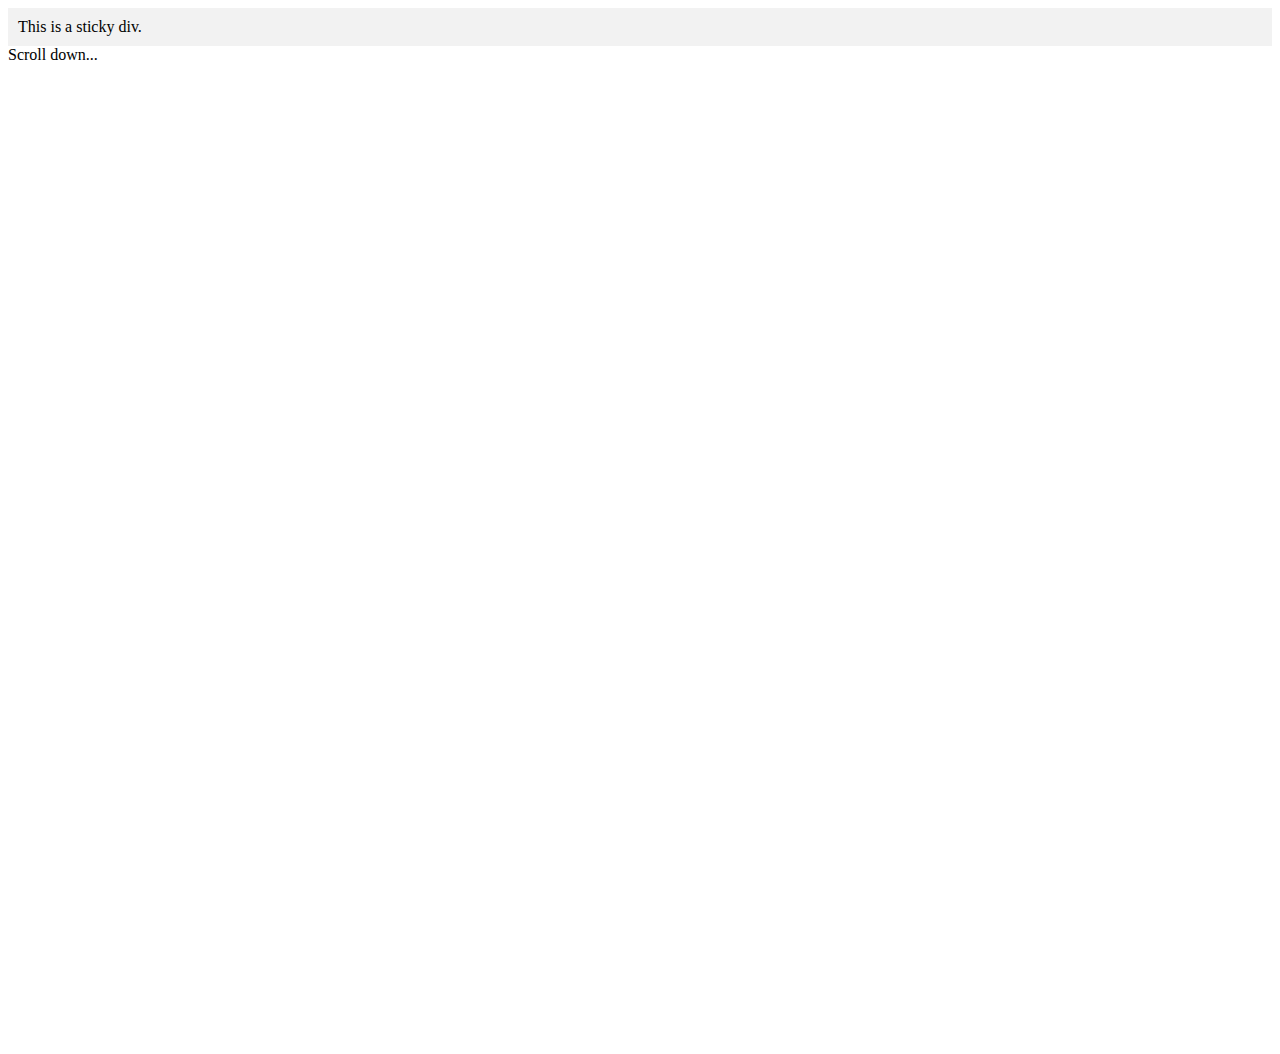
<file: sticky.html>
<!DOCTYPE html>
<html>
<head>
<style>
  .sticky {
    position: sticky;
    top: 0; /* Adjust this value to control the stickiness */
    background-color: #f2f2f2;
    padding: 10px;
  }

  .content {
    height: 1000px; /* Just for demonstration, replace with your content */
  }
</style>
</head>
<body>

<div class="sticky">
  <!-- Content you want to remain sticky -->
  This is a sticky div.
</div>

<div class="content">
  <!-- Rest of your content -->
  Scroll down...
</div>

</body>
</html>
</file>
<file: plan.css>
body{
    margin: 0;
    box-sizing: border-box;
    font-family: 'Lucida Sans', 'Lucida Sans Regular', 'Lucida Grande', 'Lucida Sans Unicode', Geneva, Verdana, sans-serif;
}
.sticky-nav{
    /* position: fixed;
    top: 0;
    width: 100%; */
}
.container{
    display: flex;
    justify-content:space-around ;
    width: 60vw;
    margin: 0 auto;
}
nav ul{
    display: flex;
    text-align: center;
    gap: 20px;
}
nav ul li{
    list-style-type: none;
    text-align: center;
    font-size: 15px;
    color: rgb(16, 15, 15);
    font-weight: 400;
    padding: 20px;
}
nav{
    display: flex;
    margin-top: 8px;
    margin-right:16%;
}
.select{
    display: none;
}
.free-trial{
    margin-right: 20px;
}
.btn-style div button{
}

nav:hover{
    display: block;
    cursor: pointer;
}
.right-nav{
    display: flex;
    align-items: center;
    margin-top: 8px;
    gap: 15px;
    margin-right:20px;
}

.right-nav h3{
    font-size: 12px;
   color: rgb(16, 15, 15);
}
.right-nav input{
    width: 50px;
    height: 20px;
    padding: 10px 28px;
    text-align: center;
    border: none;
    border: 1px solid lightgrey;
    border-radius: 5px;
}
.right-nav button{

    background-color: rgb(23, 75, 210);
    border: none;
    border-radius: 6px;
    color: white;
    font-size: 14px;
    padding: 10px 32px;
}
::placeholder{
    color: black;
    font-weight: 600;
    font-size: 15px;
}
.plan-option img{
    /* position: fixed; */
    object-fit: cover;
    overflow: hidden;
    height: 100%;
}
.plan-option{
    position: relative;
    margin: 0 auto;
    display: flex;
    justify-content: center;

}
.tag{
    font-family:'Trebuchet MS', 'Lucida Sans Unicode', 'Lucida Grande', 'Lucida Sans', Arial, sans-serif;
    position: absolute;
}
.tag h1{
    font-weight: lighter;
    margin: 70px auto;
    color: rgb(54, 50, 50);
    width: 50%;
    font-size: 50px;
}
.toggle-switch{
  display: flex;
  justify-content: space-evenly;
  align-items: center;
  text-align: center;
  margin: 0px auto;
  background-color: #fff;
  width: 200px;
  height: 50px;
  border-radius: 30px;
  border: 2px solid #a3a3aa;
}
.toggle-switch img{
  display: block;
  background-color: pink;
  position: absolute;
}
.annual{
  width: 100px;
  background-color:rgb(23, 75, 210);
  height: 50px;
  border-radius: 30px;
  color: white;
  margin-right: 15px;
  font-size: 18px;
  font-weight: 600;
}
.month{
  color: black;
  font-size: 18px;
  font-weight: 600;
  margin-right: 15px;
}
.plan-wrap{
    display: flex;
    justify-content: space-around;
    padding: 100px;
    align-items: center;
    text-align: center;

}
.card{
    width: 300px;
    height: 36rem;
    background: white;
    position: relative;
    bottom: 24rem;
    border-radius: 10px;
    /* display: flex; */
    box-shadow: rgba(0, 0, 0, 0.04) 0px 40px 40px;
}
.card-element{
    position: absolute;
    text-align: center;
    align-items: center;
    margin: 0px auto;
    text-align: center;
    margin-left: 20px;
    align-items: center;
}
.p-cost{

    font-size: 3rem;
    font-weight: 500;
    margin-top: 15px;
    line-height: 1.2;
}
.billing{
    color:rgb(163, 163, 170);
    font-weight: bolder;
    font-size: 16px;
    margin-top: -40px;
}
.trail-btn{
    width: 16rem;
    height: 4rem;
    background: rgb(106, 74, 213);
    color: white;
    font-weight: 600;
    border: none;
    border-radius: 4px;
    font-size: 1.2rem;
}
.pink-btn{
  width: 16rem;
  height: 4rem;
  background:  rgb(200, 0, 110);;
  color: white;
  font-weight: 600;
  border: none;
  border-radius: 4px;
  font-size: 1.2rem;
}
.free{
    width: 12rem;
    background-color: rgb(23, 75, 210);

}
.card-li{
    text-align: start;
    line-height: 2;
    font-weight: 400;
    color: rgb(123, 123, 135);
}
.start{
    background-color: rgb(255 255 255);
}
.features{
    background-color: #f8f8f9;
    /* margin-top: -23rem; */
    display: flex;
    position: relative;
    top: -23rem;
    width: 85vw;
    height: 60px;
    align-items: center;
    text-align: center;
    height: 50px;
    margin:  auto;
    border-radius: 2px;
}
.features a{
    color: rgb(55, 55, 60);
    text-decoration: none;
    font-size: 18px;
    font-weight: 600;
    margin: 0 auto;
}
.features:hover{

    background-color: rgb(206, 206, 208);
}
.features svg{
    transform: rotate(90deg);
}
.simple{
    position: relative;
    top: -17rem;
    text-align: left;
    align-items: center;
    margin:auto;
    width: 85vw;
    display: flex;
    justify-content: space-between;
}
.simple div h3{
    font-size: 24px;
    font-weight: normal;
    line-height: 1.23;
}
.simple div h5{
    font-size: 18px;
    font-weight: normal;
}


.icon-img{
    display: flex;
    justify-content: right;
    width: 90vw;
    position: relative;
    top: -12rem;
    align-items: center;
    left: 3rem;
}
.icon-img div svg{
    margin: 20px;

}
.icon-img h5{
    font-size: 18px;
    color: #a3a3aa;
    position: relative;
    left: -8rem;
}
.plans-rate{
    display:flex;
    justify-content: right;
    width:90vw;
    gap: 10px;
    position: sticky;
    top: 0; 
    background-color: white;
    padding: 10px;
}
.plans-rate P{
 text-align: right;
}
.plans-rate .rating-price{
    margin: 15px;
}
.free-trial{
    background-color: rgb(129, 95, 224);
    color: white;
    border: none;
    border-radius: 5px;
    padding: 5px 10px;
    align-items: end;
    text-align: left;
    font-size: 14px;
    margin-right: -4px;
    gap: 15px;
    margin-top: -20px;
}
.player-list{
    display: flex;
    text-align: center;
    /* justify-content: center; */
}
.items{
    width: 80vw;
    margin: 40px auto;
}
.symbol{
    aspect-ratio: 1/1;
    background-color: rgb(163, 163, 170);
    border-radius: 100%;
    color: white;
    cursor: help;
    display: inline-grid;
    font-weight: 800;
    font-size: 8px;
    place-content: center;
    vertical-align: right;
    width: 12px;}
/* 
table {
    border-collapse: collapse;
    width: 80vw;
    margin: 0px auto;
    margin-right: 0px auto;
  }
  th{
    color: #37373c;
    font-family: 'Lucida Sans', 'Lucida Sans Regular', 'Lucida Grande', 'Lucida Sans Unicode', Geneva, Verdana, sans-serif;
    font-size: 14px;
    text-align: left;
  }

  td {
    border: none; 
    padding: 10px;
    text-align: right;
    font-size: 23px;
    font-weight: 600;
  }

  
  .black-check{
    color: rgb(55, 55, 60);
    font-size: 28px;
  }
  .green-check {
    color: rgb(0, 150, 110);
    font-size: 28px;
  }
  .blue-check{
    color: rgb(31 101 240);
    font-size: 28px;
  }
  .pink-check{
    color:rgb(214 49 128);
    font-size: 28px;
  }
  .purple-check{
    color: rgb(129 95 224);
    font-size: 28px;
  }
  tr:nth-child(even){
    background-color: rgb(240, 240, 251);
  } */

  table {
    border-collapse: collapse;
    width: 80vw;
    margin: 0 auto;
    margin-right: 0 auto;
  }
  
  th {
    color: #37373c;
    font-family: 'Lucida Sans', 'Lucida Sans Regular', 'Lucida Grande', 'Lucida Sans Unicode', Geneva, Verdana, sans-serif;
    font-size: 14px;
    text-align: left;
  }
  
  td {
    border: none;
    padding: 10px;
    text-align: right; /* Adjust as needed */
    font-size: 23px;
    font-weight: 600;
  }
  
  /* Your existing color classes... */
  
  tr:nth-child(even) {
    background-color: rgb(240, 240, 251);
  }
  
  .heading{
    text-transform: uppercase;
    margin-left: 10%;
    color: rgb(169 169 176);
    font-size: 15px;
    font-weight: 800;
  }
  .blue-img{
    background-repeat: no-repeat;
    overflow: hidden;
    width: 100%;
    object-fit:cover;
    position: relative;
    /* object-position: 50% -20%; */
    height: 500px; 
  }
  .blue-bg div {
    position: absolute;
    text-align: center;
}
.blue-bg h1{
    color: white;
    font-size: 50px;
    font-family:Verdana, Geneva, Tahoma, sans-serif;
    font-weight: normal;
}
.contents{
    /* display: flex;
    justify-content: center;
    align-items: center; */
      margin: 200px auto;
      margin-left: 30%;
        text-align: center;
        
  }
  .contents a button{
    padding: 20px 18px;
    border: none;
    border-radius: 8px;
    font-size: 18px;
    font-weight: 600;
    color: white;
    background: #008158;
    cursor: pointer;
  }
  .contents a button:hover{
    box-shadow:0 4px #008158;
    transform: translateY(-0.25em);
  }
  .touch-btn{
    padding: 20px 18px;
    width:200px;
    border: none;
    border-radius: 8px;
    font-size: 18px;
    font-weight: 600;
    color: black;
    cursor:pointer;
    background: white;
  }
  .touch-btn:hover{
    box-shadow:0 4px white;
    transform: translateY(-0.25em);
  }
  .faq-container {
    width: 80%;
    margin: auto;
    background-color:#C6E5FF;
    margin-left: 22%;
    height: 900px;
    margin-top: 3%;
  }

  .faq-item {
    border-top: 1px solid rgba(45, 156, 246, 0.819);
    border-width: 1px;
    margin: 10px;
    padding: 10px;
    padding-top: 20px;
    width: 80%;
  }

  .faq-question {
    font-weight: 300;
    cursor: pointer;
    font-size: 18px;
  }

  .faq-answer {
    display: none;
  }
  .Icon{
    color: aqua;
    margin: 0;
  }
  .icon-svg{
    display: flex;
    align-items: center;
    justify-content: space-between;
  }
  .price-qa{
    font-size: 40px;
    width: 100px;
    font-family: 'Lucida Sans', 'Lucida Sans Regular', 'Lucida Grande', 'Lucida Sans Unicode', Geneva, Verdana, sans-serif;
    font-weight: normal;
    /* margin-bottom: 16%;*/
    margin-left:50px;
    margin-top: 100px; 
    text-align: center;

  }
  .price-an{
    font-size: 40px;
    margin-top: 56%;
    width: 300px;
    font-family: 'Lucida Sans', 'Lucida Sans Regular', 'Lucida Grande', 'Lucida Sans Unicode', Geneva, Verdana, sans-serif;
    font-weight: normal;
  }
  .flex{
    margin: auto;
    display: flex;
    justify-content: center;
    text-align: center;
    background-color:#C6E5FF;
  }
  
 .footer{
  background-color: rgba(0, 0, 0, 0.66);
  height: 450px;}

.footer h3{
  color: white;
  font-size: 19px;
  font-family:'Lucida Sans', 'Lucida Sans Regular', 'Lucida Grande', 'Lucida Sans Unicode', Geneva, Verdana, sans-serif;
  line-height: 1.7;
  font-weight: 200;
}
.footer p{
  color: #91ceff;
  font-size: 15px;
}
.footer-title {
  display: flex;
  justify-content: space-evenly;
  margin-left: 50px;
  /* padding-top: 50px; */
}
 
 .footer-title h6{
  color: #89898d;
  font-size: 12px; 
  text-transform: uppercase;
  font-weight: 800;
} 
.footer-title ul li{
  list-style-type: none;
  color: white;
  font-weight: 200;
  font-size: 14px;
  line-height: 2;
} 
.follow p{
  margin-left:100px ;
  color: white;
  font-size: 12px;
  font-weight: bold;
 } 
.follow h6{
  color: #c4c4c8;
  margin-right: 120px;
  font-size: 13px;
  font-weight: 600;
}
</file>
